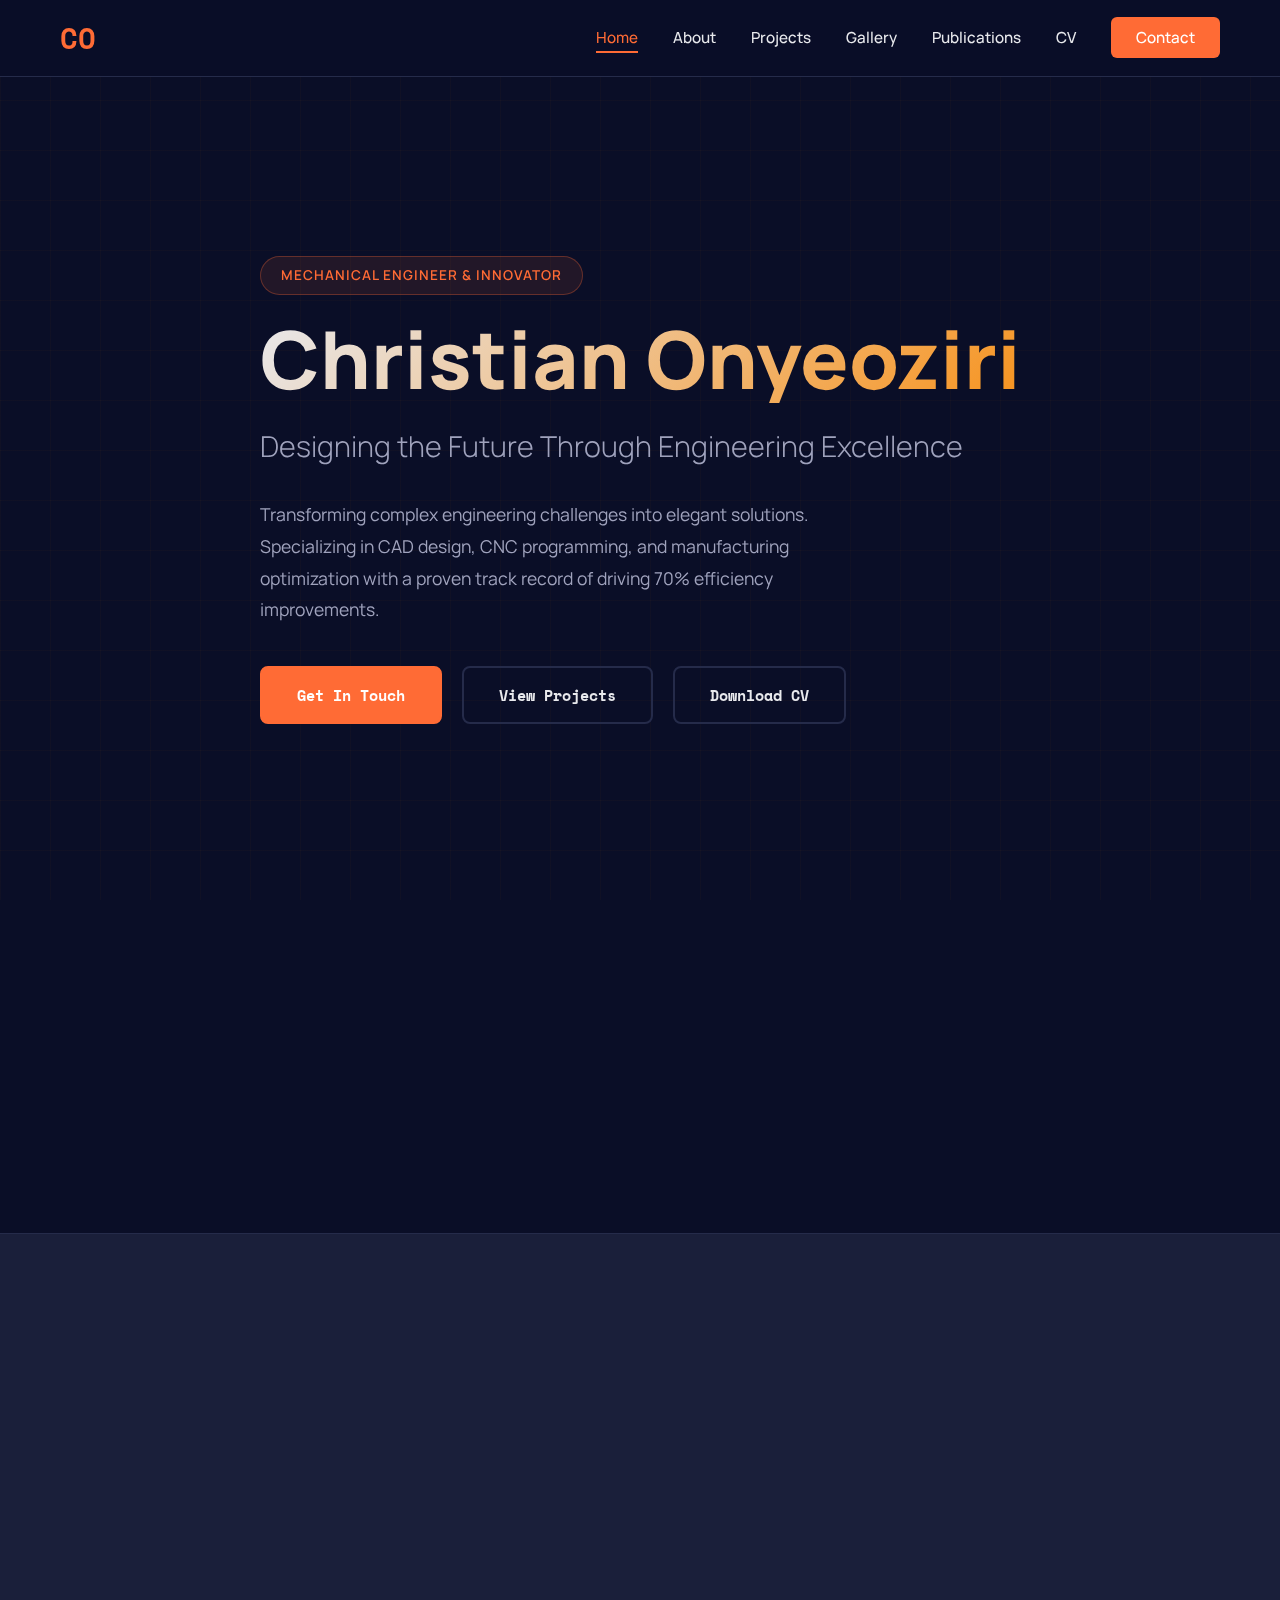
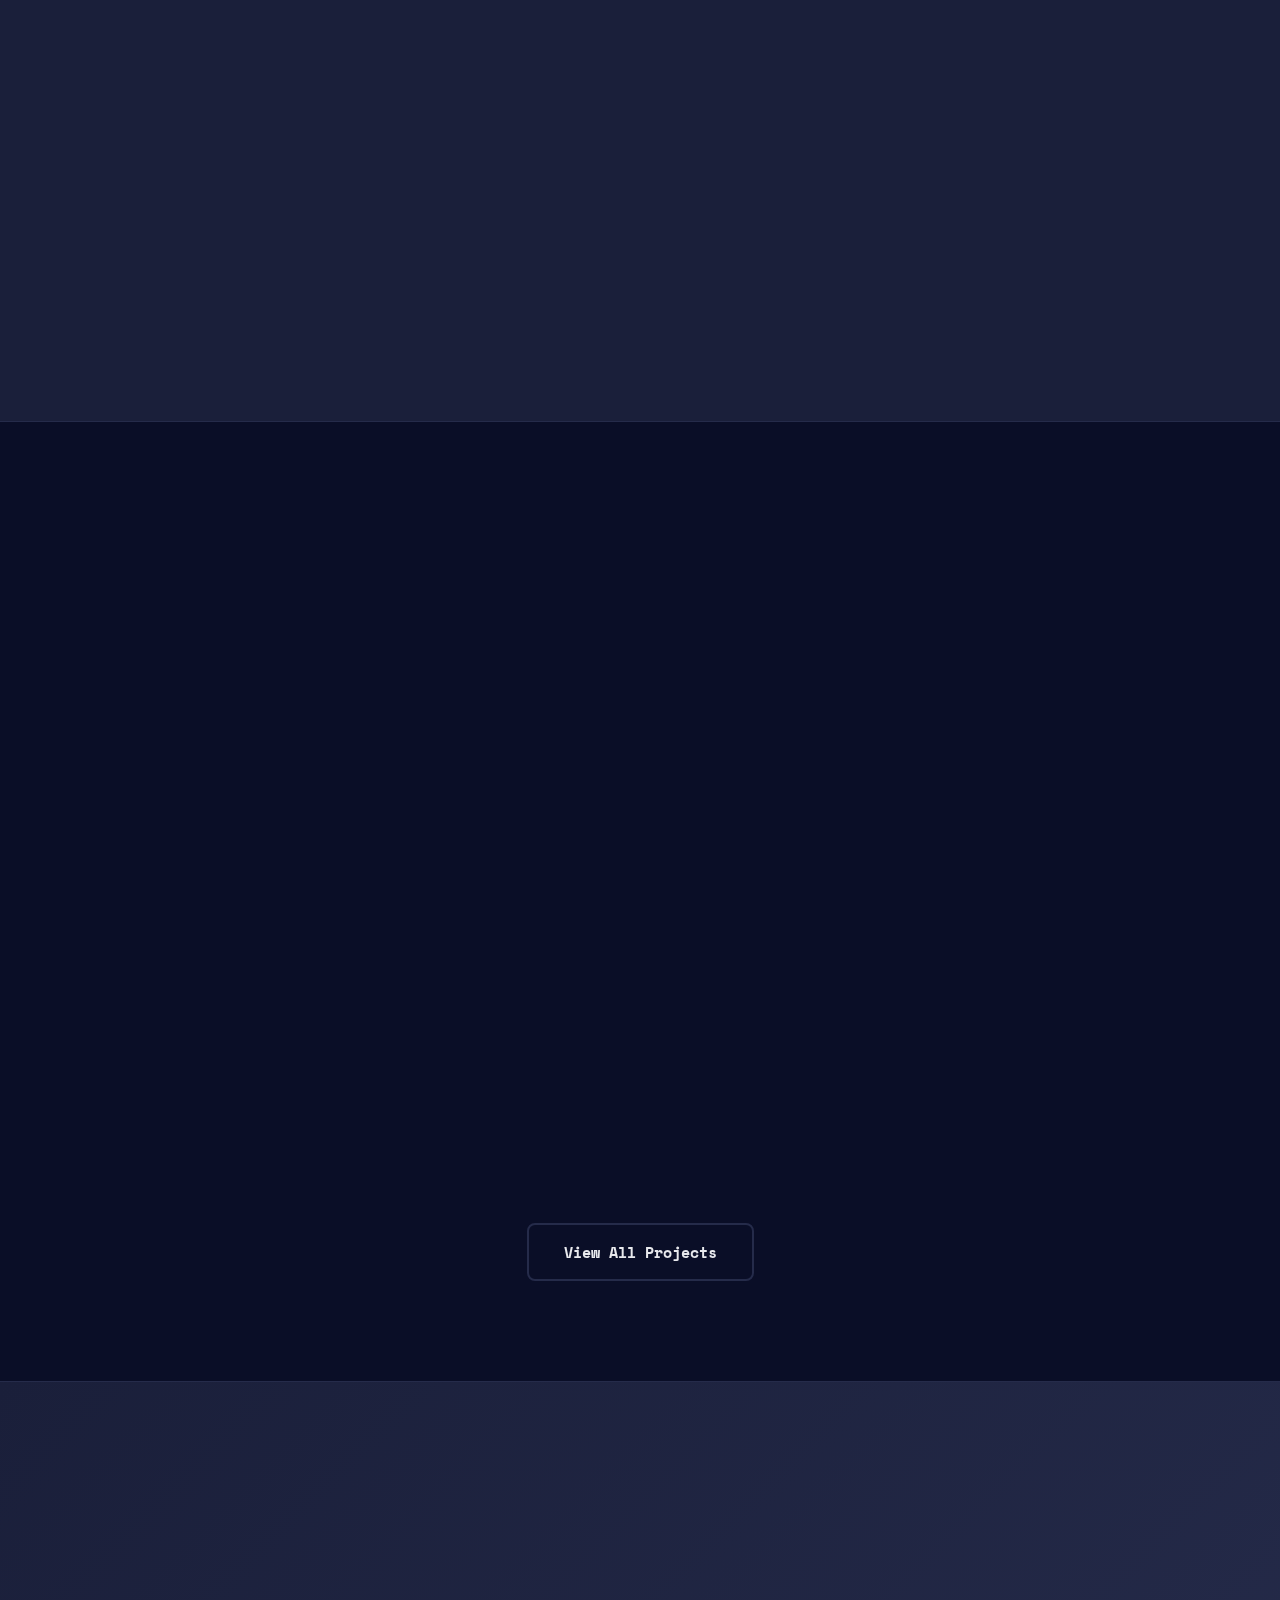
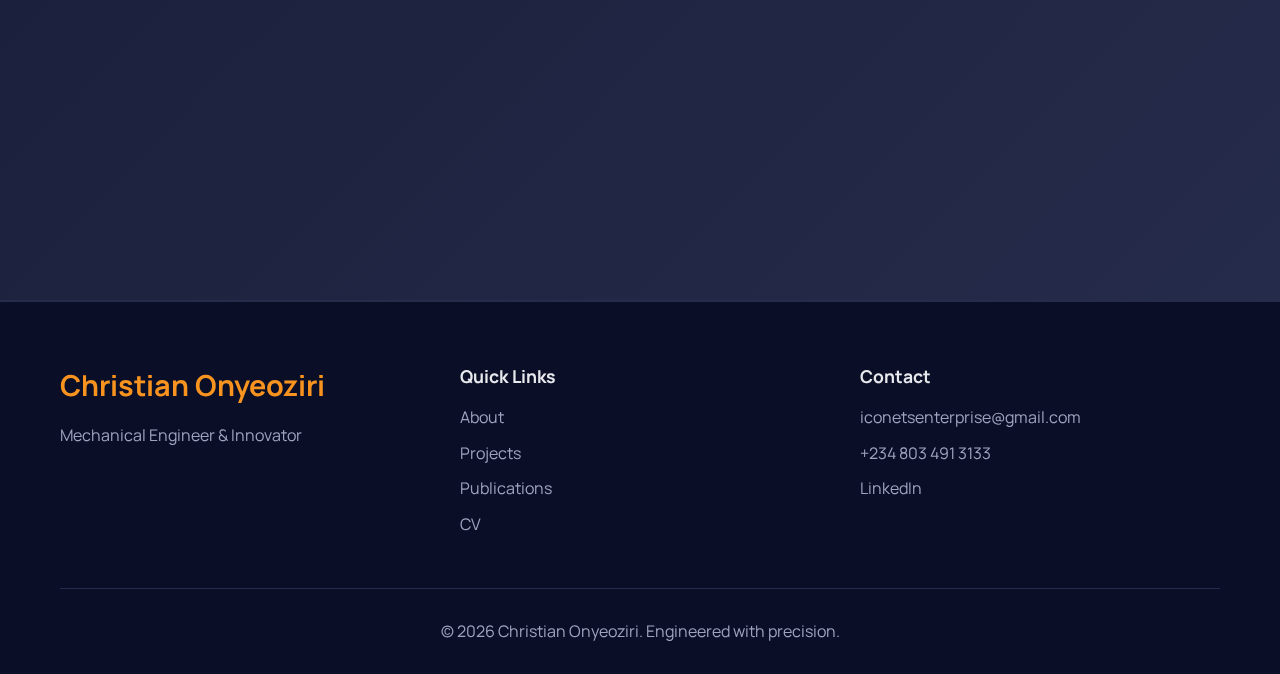
<file: index.html>
<!DOCTYPE html>
<html lang="en">
<head>
    <meta charset="UTF-8">
    <meta name="viewport" content="width=device-width, initial-scale=1.0">
    <title>Christian Onyeoziri | Mechanical Engineer</title>
    <link href="https://fonts.googleapis.com/css2?family=Space+Mono:wght@400;700&family=Manrope:wght@300;400;500;600;700;800&display=swap" rel="stylesheet">
    <link rel="stylesheet" href="asset/styles.css">
</head>
<body>
    <div class="grid-background"></div>

    <!-- Navigation -->
    <nav class="navbar">
        <div class="container">
            <div class="nav-content">
                <a href="index.html" class="logo">CO</a>
                <button class="mobile-toggle" aria-label="Toggle menu">
                    <span></span>
                    <span></span>
                    <span></span>
                </button>
                <ul class="nav-links">
                    <li><a href="index.html" class="active">Home</a></li>
                    <li><a href="about.html">About</a></li>
                    <li><a href="projects.html">Projects</a></li>
                    <li><a href="gallery.html">Gallery</a></li>
                    <li><a href="publications.html">Publications</a></li>
                    <li><a href="cv.html">CV</a></li>
                    <li><a href="contact.html" class="nav-cta">Contact</a></li>
                </ul>
            </div>
        </div>
    </nav>

    <!-- Hero Section -->
    <header class="hero-section">
        <div class="container">
            <div class="hero-content">
                <span class="tag">Mechanical Engineer & Innovator</span>
                <h1>Christian Onyeoziri</h1>
                <p class="subtitle">Designing the Future Through Engineering Excellence</p>
                <p class="hero-description">
                    Transforming complex engineering challenges into elegant solutions. Specializing in CAD design, 
                    CNC programming, and manufacturing optimization with a proven track record of driving 70% efficiency improvements.
                </p>
                <div class="cta-buttons">
                    <a href="contact.html" class="btn btn-primary">Get In Touch</a>
                    <a href="projects.html" class="btn btn-secondary">View Projects</a>
                    <a href="cv.html" class="btn btn-secondary">Download CV</a>
                </div>
            </div>
        </div>
    </header>

    <!-- Stats Section -->
    <section class="stats-section">
        <div class="container">
            <div class="stats">
                <div class="stat-card scroll-animate">
                    <div class="stat-number">7+</div>
                    <div class="stat-label">Years Experience</div>
                </div>
                <div class="stat-card scroll-animate">
                    <div class="stat-number">70%</div>
                    <div class="stat-label">Max Efficiency Gain</div>
                </div>
                <div class="stat-card scroll-animate">
                    <div class="stat-number">10+</div>
                    <div class="stat-label">Prototype Projects</div>
                </div>
                <div class="stat-card scroll-animate">
                    <div class="stat-number">4</div>
                    <div class="stat-label">Departments Managed</div>
                </div>
            </div>
        </div>
    </section>

    <!-- Quick About -->
    <section class="quick-about">
        <div class="container">
            <div class="about-grid">
                <div class="about-text scroll-animate">
                    <span class="section-tag">About Me</span>
                    <h2>Engineering Innovation Through Precision</h2>
                    <p>
                        Results-driven Mechanical Engineer with comprehensive experience in product design, fabrication, 
                        and manufacturing systems optimization. I bring a unique blend of technical expertise in CAD/CAM 
                        software and hands-on production management.
                    </p>
                    <p>
                        My approach combines systematic problem-solving with creative innovation, consistently delivering 
                        solutions that improve operational efficiency and product quality by up to 70%.
                    </p>
                    <a href="about.html" class="btn btn-primary">Learn More About Me</a>
                </div>
                <div class="about-image scroll-animate">
                    <div class="image-placeholder">
                        <div class="placeholder-icon">⚙️</div>
                        <p>Engineering Excellence</p>
                    </div>
                </div>
            </div>
        </div>
    </section>

    <!-- Featured Projects -->
    <section class="featured-projects">
        <div class="container">
            <div class="section-header scroll-animate">
                <span class="section-tag">Featured Work</span>
                <h2>Recent Projects</h2>
                <p class="section-description">
                    Innovative engineering solutions that make a difference
                </p>
            </div>

            <div class="projects-grid">
                <div class="project-card scroll-animate">
                    <div class="project-icon">🔧</div>
                    <h3 class="project-title">Mechanical Wheel-Powered Sprayer</h3>
                    <p class="project-date">June 2014</p>
                    <p class="project-description">
                        Engineered innovative mechanical sprayer system improving operational efficiency and terrain 
                        adaptability. Received Certificate of Merit for contribution to agricultural technology development.
                    </p>
                    <a href="projects.html" class="project-link">Learn More →</a>
                </div>

                <div class="project-card scroll-animate">
                    <div class="project-icon">⚙️</div>
                    <h3 class="project-title">Tiger Nut Drying Machine</h3>
                    <p class="project-date">July 2012</p>
                    <p class="project-description">
                        Designed and fabricated automated drying system to optimize processing time and preserve 
                        nutritional content for agricultural applications.
                    </p>
                    <a href="projects.html" class="project-link">Learn More →</a>
                </div>

                <div class="project-card scroll-animate">
                    <div class="project-icon">🏆</div>
                    <h3 class="project-title">Iconets Enterprise</h3>
                    <p class="project-date">July 2019 - Present</p>
                    <p class="project-description">
                        Founded innovative engineering company specializing in agricultural machinery design and smart 
                        automation solutions. Awarded I-FAIR Israel/Nigeria Innovator recognition.
                    </p>
                    <a href="projects.html" class="project-link">Learn More →</a>
                </div>
            </div>

            <div class="text-center" ="margin-top: 40px;">
                <a href="projects.html" class="btn btn-secondary">View All Projects</a>
            </div>
        </div>
    </section>

    <!-- CTA Section -->
    <section class="cta-section">
        <div class="container">
            <div class="cta-content scroll-animate">
                <h2>Let's Build Something Great Together</h2>
                <p>
                    Interested in collaborating on engineering projects or discussing innovative solutions? 
                    I'm always open to new opportunities and challenges.
                </p>
                <div class="cta-buttons">
                    <a href="contact.html" class="btn btn-primary">Get In Touch</a>
                    <a href="cv.html" class="btn btn-secondary">View My CV</a>
                </div>
            </div>
        </div>
    </section>

    <!-- Footer -->
    <footer class="footer">
        <div class="container">
            <div class="footer-content">
                <div class="footer-section">
                    <h3>Christian Onyeoziri</h3>
                    <p>Mechanical Engineer & Innovator</p>
                </div>
                <div class="footer-section">
                    <h4>Quick Links</h4>
                    <ul>
                        <li><a href="about.html">About</a></li>
                        <li><a href="projects.html">Projects</a></li>
                        <li><a href="publications.html">Publications</a></li>
                        <li><a href="cv.html">CV</a></li>
                    </ul>
                </div>
                <div class="footer-section">
                    <h4>Contact</h4>
                    <ul>
                        <li><a href="mailto:iconetsenterprise@gmail.com">iconetsenterprise@gmail.com</a></li>
                        <li><a href="tel:+2348034913133">+234 803 491 3133</a></li>
                        <li><a href="https://linkedin.com/in/christian-onyeoziri">LinkedIn</a></li>
                    </ul>
                </div>
            </div>
            <div class="footer-bottom">
                <p>&copy; 2026 Christian Onyeoziri. Engineered with precision.</p>
            </div>
        </div>
    </footer>

    <script src="script.js"></script>
</body>
</html>
</file>
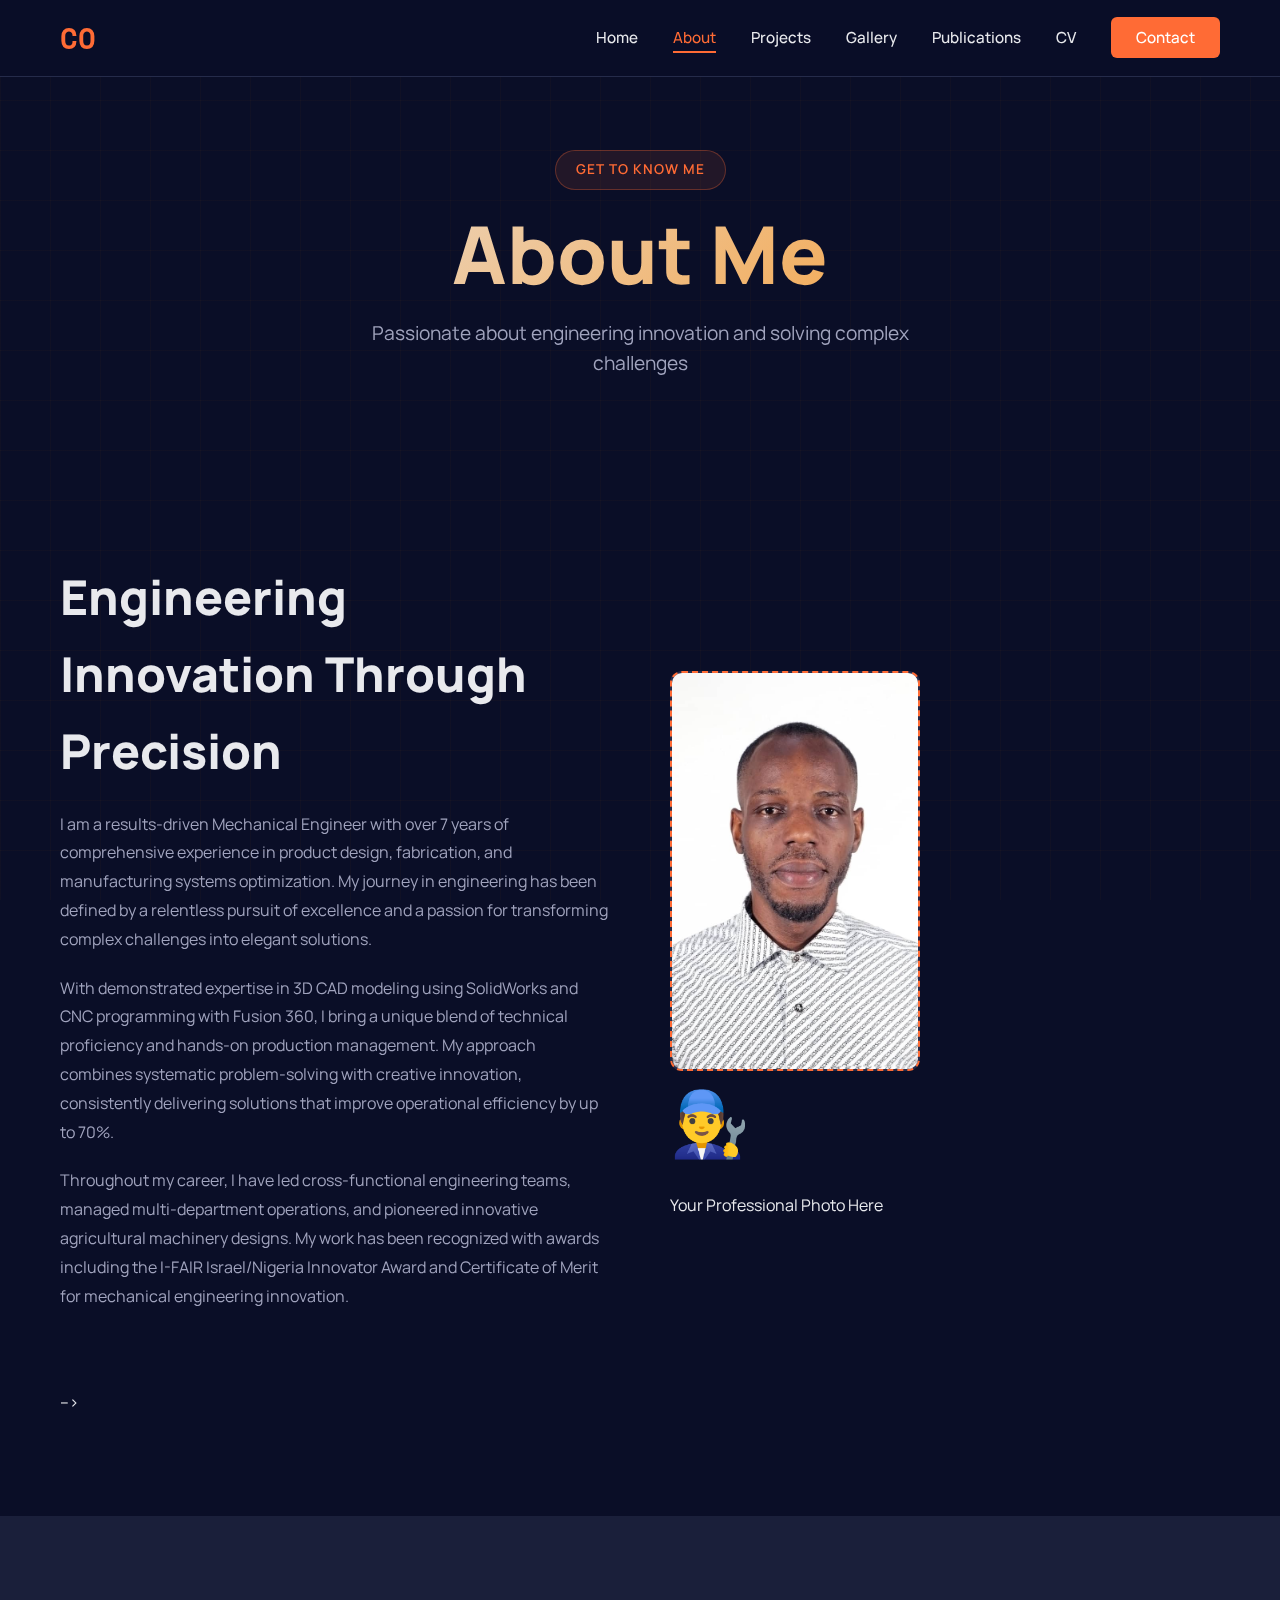
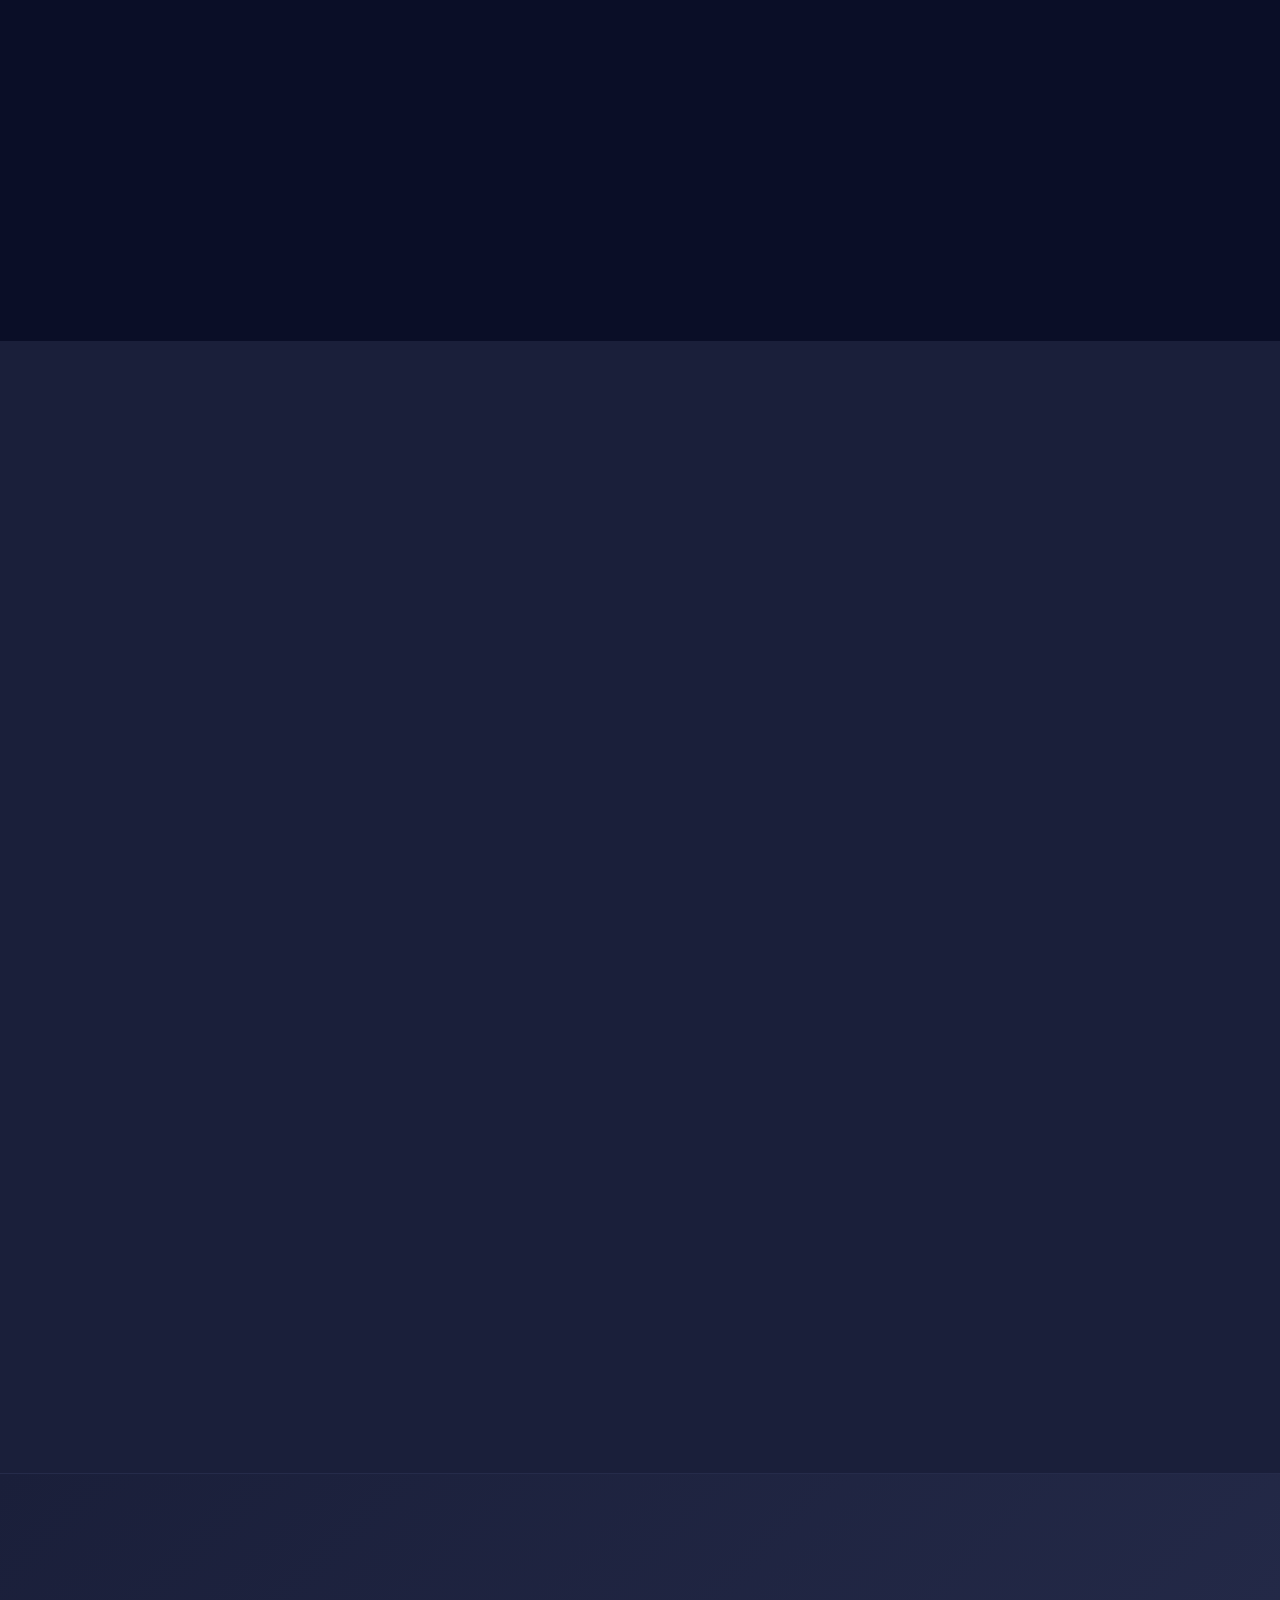
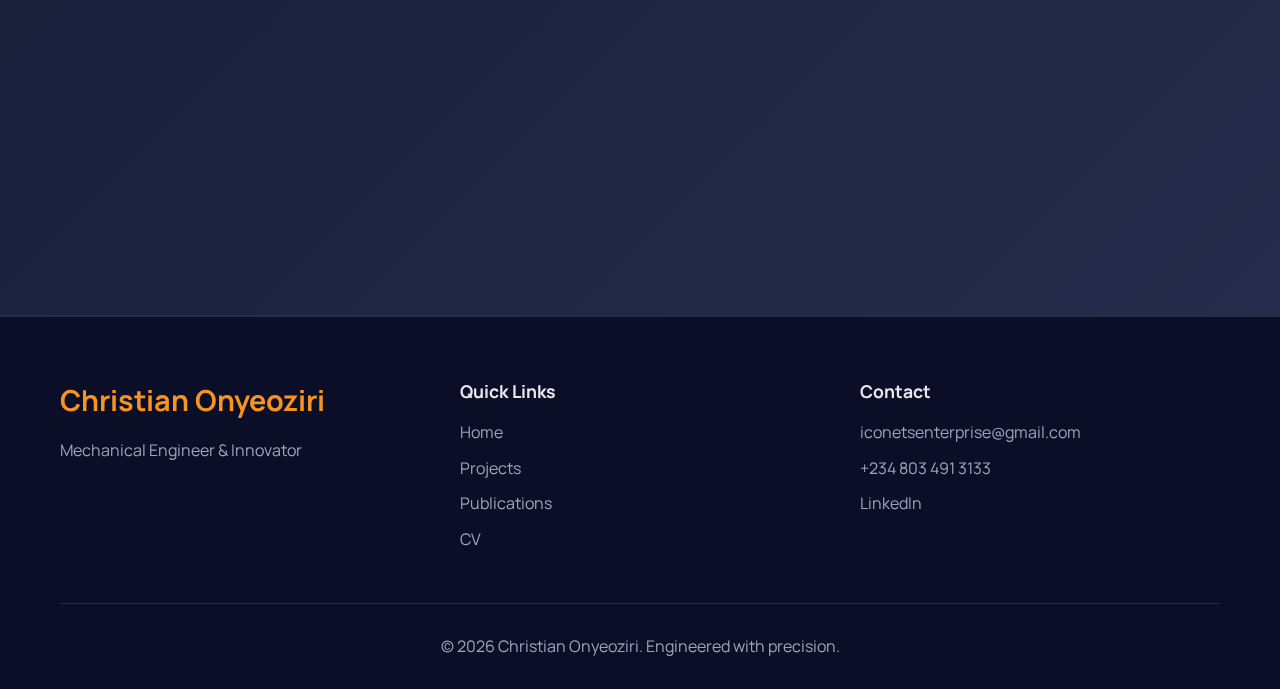
<file: about.html>
<!DOCTYPE html>
<html lang="en">
<head>
    <meta charset="UTF-8">
    <meta name="viewport" content="width=device-width, initial-scale=1.0">
    <title>About Me | Christian Onyeoziri</title>
    <link href="https://fonts.googleapis.com/css2?family=Space+Mono:wght@400;700&family=Manrope:wght@300;400;500;600;700;800&display=swap" rel="stylesheet">
    <link rel="stylesheet" href="./assets/styles.css">
</head>
<body>
    <div class="grid-background"></div>

    <!-- Navigation -->
    <nav class="navbar">
        <div class="container">
            <div class="nav-content">
                <a href="index.html" class="logo">CO</a>
                <button class="mobile-toggle" aria-label="Toggle menu">
                    <span></span>
                    <span></span>
                    <span></span>
                </button>
                <ul class="nav-links">
                    <li><a href="index.html">Home</a></li>
                    <li><a href="about.html" class="active">About</a></li>
                    <li><a href="projects.html">Projects</a></li>
                    <li><a href="gallery.html">Gallery</a></li>
                    <li><a href="publications.html">Publications</a></li>
                    <li><a href="cv.html">CV</a></li>
                    <li><a href="contact.html" class="nav-cta">Contact</a></li>
                </ul>
            </div>
        </div>
    </nav>

    <!-- Page Header -->
    <header class="page-header">
        <div class="container">
            <span class="tag">Get to Know Me</span>
            <h1>About Me</h1>
            <p>Passionate about engineering innovation and solving complex challenges</p>
        </div>
    </header>

    <!-- Main About Content -->
    <section>
        <div class="container">
            <div class="about-grid">
                <div class="about-text scroll-animate">
                    <h2>Engineering Innovation Through Precision</h2>
                    <p>
                        I am a results-driven Mechanical Engineer with over 7 years of comprehensive experience in product design, 
                        fabrication, and manufacturing systems optimization. My journey in engineering has been defined by a 
                        relentless pursuit of excellence and a passion for transforming complex challenges into elegant solutions.
                    </p>
                    <p>
                        With demonstrated expertise in 3D CAD modeling using SolidWorks and CNC programming with Fusion 360, 
                        I bring a unique blend of technical proficiency and hands-on production management. My approach combines 
                        systematic problem-solving with creative innovation, consistently delivering solutions that improve 
                        operational efficiency by up to 70%.
                    </p>
                    <p>
                        Throughout my career, I have led cross-functional engineering teams, managed multi-department operations, 
                        and pioneered innovative agricultural machinery designs. My work has been recognized with awards including 
                        the I-FAIR Israel/Nigeria Innovator Award and Certificate of Merit for mechanical engineering innovation.
                    </p>
                </div>
                <div class="about-image scroll-animate">
                     <img
              src="./assets/img/Headshot.jpeg"
              alt="christian ikechukwu onyeoziri"
              width="250px
              class="squareImg"
                   <!-- <div class="image-placeholder">
                        <div class="placeholder-icon">👨‍🔧</div>
                        <p>Your Professional Photo Here</p> 
                    </div> -->
                </div>
            </div>
        </div>
    </section>

    <!-- Skills Section -->
    <section style="background: var(--surface); padding: 100px 0;">
        <div class="container">
            <div class="section-header scroll-animate">
                <span class="section-tag">Technical Expertise</span>
                <h2>Skills & Competencies</h2>
            </div>

            <div class="skills-grid">
                <div class="skill-category scroll-animate">
                    <h3 style="color: var(--accent-secondary); margin-bottom: 20px;">Design & CAD</h3>
                    <div style="display: flex; flex-wrap: wrap; gap: 10px;">
                        <span class="skill-tag">SolidWorks</span>
                        <span class="skill-tag">Fusion 360</span>
                        <span class="skill-tag">3D Modeling</span>
                        <span class="skill-tag">Product Design</span>
                        <span class="skill-tag">Technical Drawing</span>
                        <span class="skill-tag">Design for Manufacturing</span>
                    </div>
                </div>

                <div class="skill-category scroll-animate">
                    <h3 style="color: var(--accent-secondary); margin-bottom: 20px;">Manufacturing</h3>
                    <div style="display: flex; flex-wrap: wrap; gap: 10px;">
                        <span class="skill-tag">CNC Programming</span>
                        <span class="skill-tag">CAM Software</span>
                        <span class="skill-tag">Machining</span>
                        <span class="skill-tag">Fabrication</span>
                        <span class="skill-tag">Prototyping</span>
                        <span class="skill-tag">Production Planning</span>
                    </div>
                </div>

                <div class="skill-category scroll-animate">
                    <h3 style="color: var(--accent-secondary); margin-bottom: 20px;">Engineering</h3>
                    <div style="display: flex; flex-wrap: wrap; gap: 10px;">
                        <span class="skill-tag">Mechanical Design</span>
                        <span class="skill-tag">Process Optimization</span>
                        <span class="skill-tag">Quality Assurance</span>
                        <span class="skill-tag">System Analysis</span>
                        <span class="skill-tag">Equipment Maintenance</span>
                        <span class="skill-tag">Troubleshooting</span>
                    </div>
                </div>

                <div class="skill-category scroll-animate">
                    <h3 style="color: var(--accent-secondary); margin-bottom: 20px;">Leadership</h3>
                    <div style="display: flex; flex-wrap: wrap; gap: 10px;">
                        <span class="skill-tag">Project Management</span>
                        <span class="skill-tag">Team Leadership</span>
                        <span class="skill-tag">SOP Development</span>
                        <span class="skill-tag">Technical Training</span>
                        <span class="skill-tag">Cross-functional Collaboration</span>
                    </div>
                </div>
            </div>
        </div>
    </section>

    <style>
        .skills-grid {
            display: grid;
            grid-template-columns: repeat(auto-fit, minmax(280px, 1fr));
            gap: 30px;
        }

        .skill-category {
            background: var(--primary);
            padding: 30px;
            border-radius: 12px;
            border: 1px solid var(--surface-light);
            transition: all 0.3s ease;
        }

        .skill-category:hover {
            border-color: var(--accent);
            transform: translateY(-5px);
        }

        .skill-tag {
            background: var(--surface-light);
            color: var(--text);
            padding: 8px 16px;
            border-radius: 6px;
            font-size: 0.9rem;
            transition: all 0.3s ease;
            border: 1px solid transparent;
            display: inline-block;
        }

        .skill-tag:hover {
            background: rgba(255, 107, 53, 0.1);
            border-color: var(--accent);
            color: var(--accent);
        }
    </style>

    <!-- Education Section -->
    <section>
        <div class="container">
            <div class="section-header scroll-animate">
                <span class="section-tag">Academic Background</span>
                <h2>Education</h2>
            </div>

            <div class="experience-grid">
                <div class="experience-card scroll-animate">
                    <div class="experience-header">
                        <div>
                            <h3 class="experience-title">Postgraduate Diploma in Agricultural and Bioresources Engineering</h3>
                            <div class="experience-company">Michael Okpara University of Agriculture, Umudike</div>
                        </div>
                        <span class="experience-date">Sept 2020</span>
                    </div>
                    <p class="experience-description" style="color: var(--text-muted); margin-top: 15px;">
                        Graduated with <strong style="color: var(--accent);">Distinction</strong>, focusing on advanced agricultural 
                        machinery design, bioresources engineering, and sustainable technology development.
                    </p>
                </div>

                <div class="experience-card scroll-animate">
                    <div class="experience-header">
                        <div>
                            <h3 class="experience-title">Higher National Diploma in Agricultural Engineering</h3>
                            <div class="experience-company">Federal Polytechnic Nekede, Owerri</div>
                        </div>
                        <span class="experience-date">July 2012</span>
                    </div>
                    <p class="experience-description" style="color: var(--text-muted); margin-top: 15px;">
                        Achieved <strong style="color: var(--accent);">Upper Credit</strong>, specializing in mechanical systems, 
                        equipment design, and agricultural technology applications.
                    </p>
                </div>
            </div>
        </div>
    </section>

    <style>
        .experience-grid {
            display: grid;
            gap: 30px;
        }

        .experience-card {
            background: var(--surface);
            border: 1px solid var(--surface-light);
            border-radius: 12px;
            padding: 40px;
            transition: all 0.3s ease;
            position: relative;
            overflow: hidden;
        }

        .experience-card::before {
            content: '';
            position: absolute;
            top: 0;
            left: 0;
            width: 4px;
            height: 100%;
            background: linear-gradient(to bottom, var(--accent), var(--accent-secondary));
            transform: scaleY(0);
            transition: transform 0.3s ease;
        }

        .experience-card:hover::before {
            transform: scaleY(1);
        }

        .experience-card:hover {
            border-color: var(--accent);
            transform: translateX(10px);
        }

        .experience-header {
            display: flex;
            justify-content: space-between;
            align-items: start;
            flex-wrap: wrap;
            gap: 15px;
        }

        .experience-title {
            font-size: 1.5rem;
            font-weight: 700;
            color: var(--text);
            margin-bottom: 8px;
        }

        .experience-company {
            color: var(--accent-secondary);
            font-weight: 600;
            font-size: 1.1rem;
        }

        .experience-date {
            color: var(--text-muted);
            font-family: 'Space Mono', monospace;
            font-size: 0.9rem;
            background: var(--surface-light);
            padding: 8px 15px;
            border-radius: 6px;
        }
    </style>

    <!-- Values/Philosophy Section -->
    <section style="background: var(--surface);">
        <div class="container">
            <div class="section-header scroll-animate">
                <span class="section-tag">My Approach</span>
                <h2>Engineering Philosophy</h2>
            </div>

            <div class="projects-grid">
                <div class="project-card scroll-animate">
                    <div class="project-icon">💡</div>
                    <h3>Innovation First</h3>
                    <p style="color: var(--text-muted); line-height: 1.8;">
                        I believe in pushing the boundaries of conventional engineering to create solutions that are not just 
                        functional, but transformative. Innovation drives progress.
                    </p>
                </div>

                <div class="project-card scroll-animate">
                    <div class="project-icon">🎯</div>
                    <h3>Precision Matters</h3>
                    <p style="color: var(--text-muted); line-height: 1.8;">
                        Every detail counts in engineering. From initial design to final execution, I maintain exacting 
                        standards to ensure quality and reliability.
                    </p>
                </div>

                <div class="project-card scroll-animate">
                    <div class="project-icon">🤝</div>
                    <h3>Collaborative Excellence</h3>
                    <p style="color: var(--text-muted); line-height: 1.8;">
                        The best engineering solutions emerge from teamwork. I value cross-functional collaboration and 
                        knowledge sharing to achieve superior results.
                    </p>
                </div>

                <div class="project-card scroll-animate">
                    <div class="project-icon">📈</div>
                    <h3>Continuous Improvement</h3>
                    <p style="color: var(--text-muted); line-height: 1.8;">
                        Engineering is an evolving field. I'm committed to lifelong learning, staying current with new 
                        technologies, and constantly refining my craft.
                    </p>
                </div>
            </div>
        </div>
    </section>

    <!-- CTA Section -->
    <section class="cta-section">
        <div class="container">
            <div class="cta-content scroll-animate">
                <h2>Let's Collaborate</h2>
                <p>
                    Interested in working together on innovative engineering projects? I'm always open to new 
                    opportunities and challenges.
                </p>
                <div class="cta-buttons">
                    <a href="contact.html" class="btn btn-primary">Get In Touch</a>
                    <a href="projects.html" class="btn btn-secondary">View My Work</a>
                </div>
            </div>
        </div>
    </section>

    <!-- Footer -->
    <footer class="footer">
        <div class="container">
            <div class="footer-content">
                <div class="footer-section">
                    <h3>Christian Onyeoziri</h3>
                    <p>Mechanical Engineer & Innovator</p>
                </div>
                <div class="footer-section">
                    <h4>Quick Links</h4>
                    <ul>
                        <li><a href="index.html">Home</a></li>
                        <li><a href="projects.html">Projects</a></li>
                        <li><a href="publications.html">Publications</a></li>
                        <li><a href="cv.html">CV</a></li>
                    </ul>
                </div>
                <div class="footer-section">
                    <h4>Contact</h4>
                    <ul>
                        <li><a href="mailto:iconetsenterprise@gmail.com">iconetsenterprise@gmail.com</a></li>
                        <li><a href="tel:+2348034913133">+234 803 491 3133</a></li>
                        <li><a href="https://linkedin.com/in/christian-onyeoziri">LinkedIn</a></li>
                    </ul>
                </div>
            </div>
            <div class="footer-bottom">
                <p>&copy; 2026 Christian Onyeoziri. Engineered with precision.</p>
            </div>
        </div>
    </footer>

    <script src="./assets/script.js"></script>
</body>
</html>
</file>
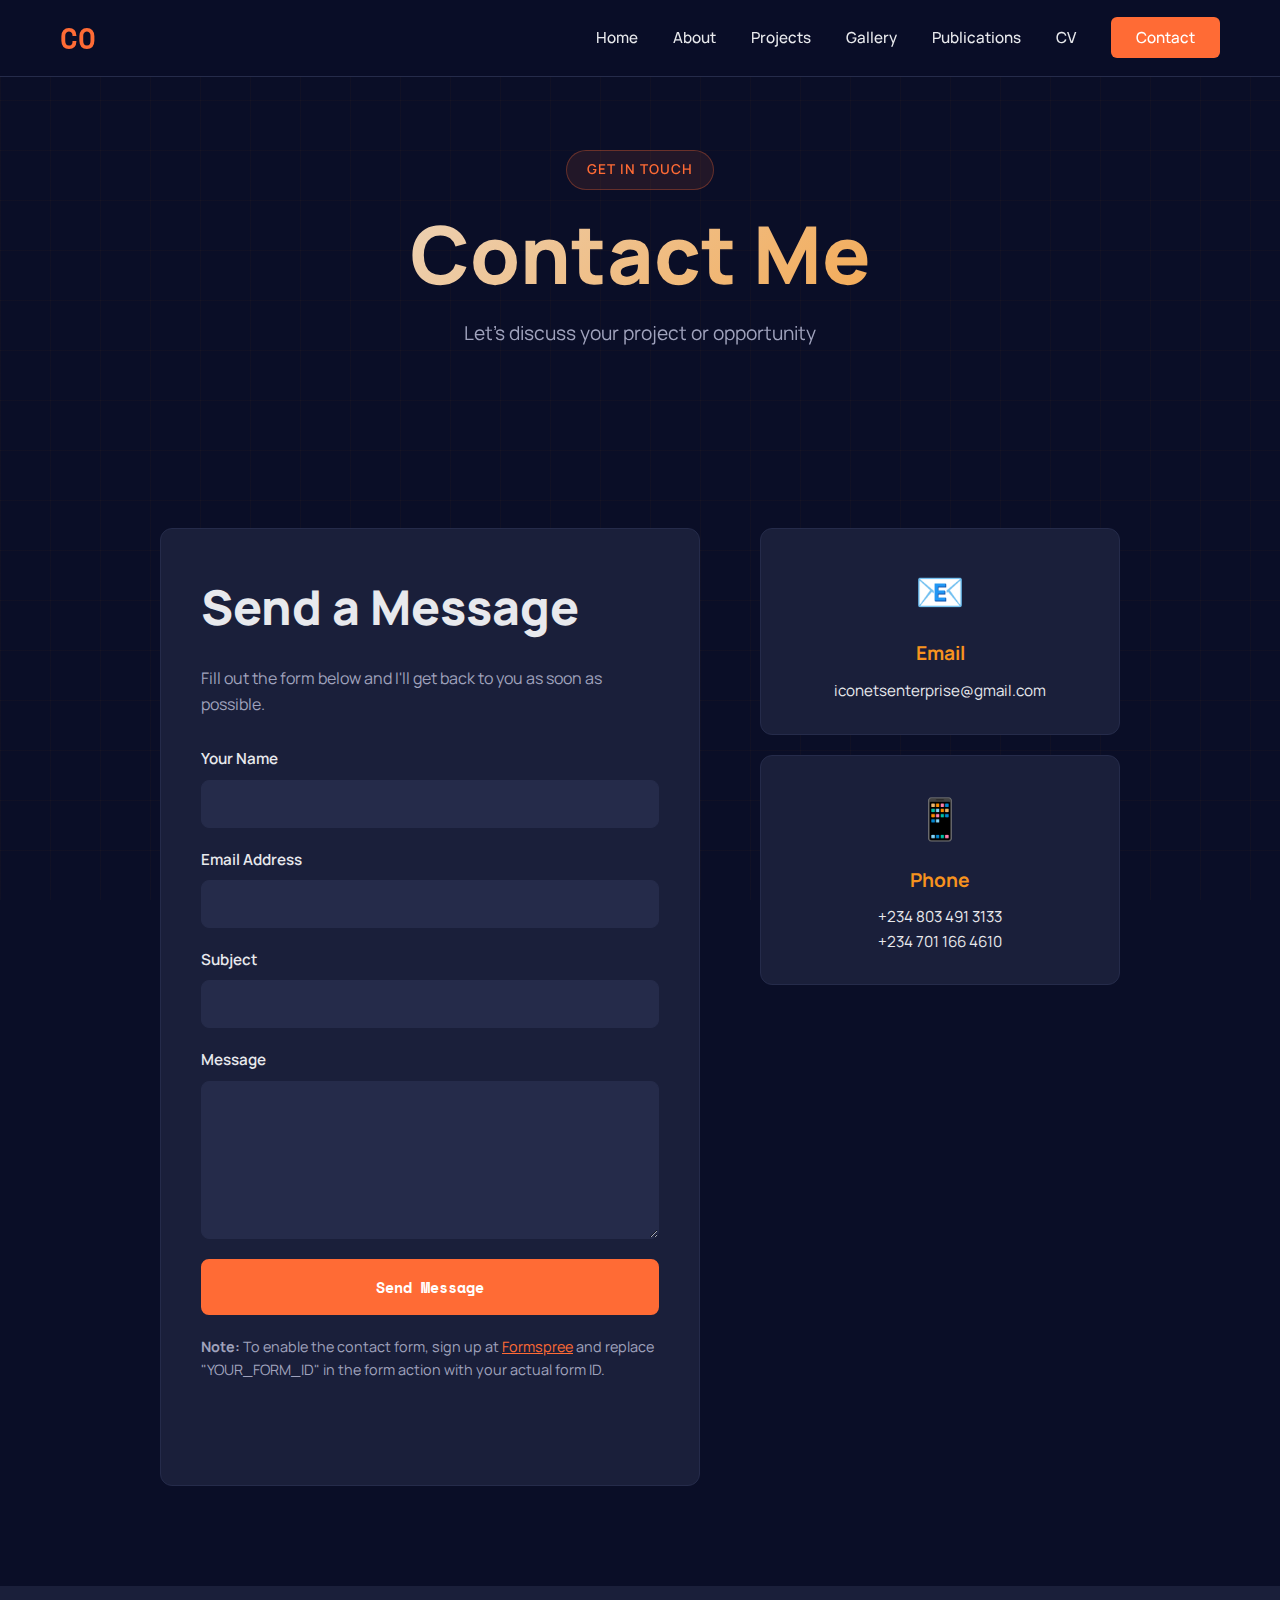
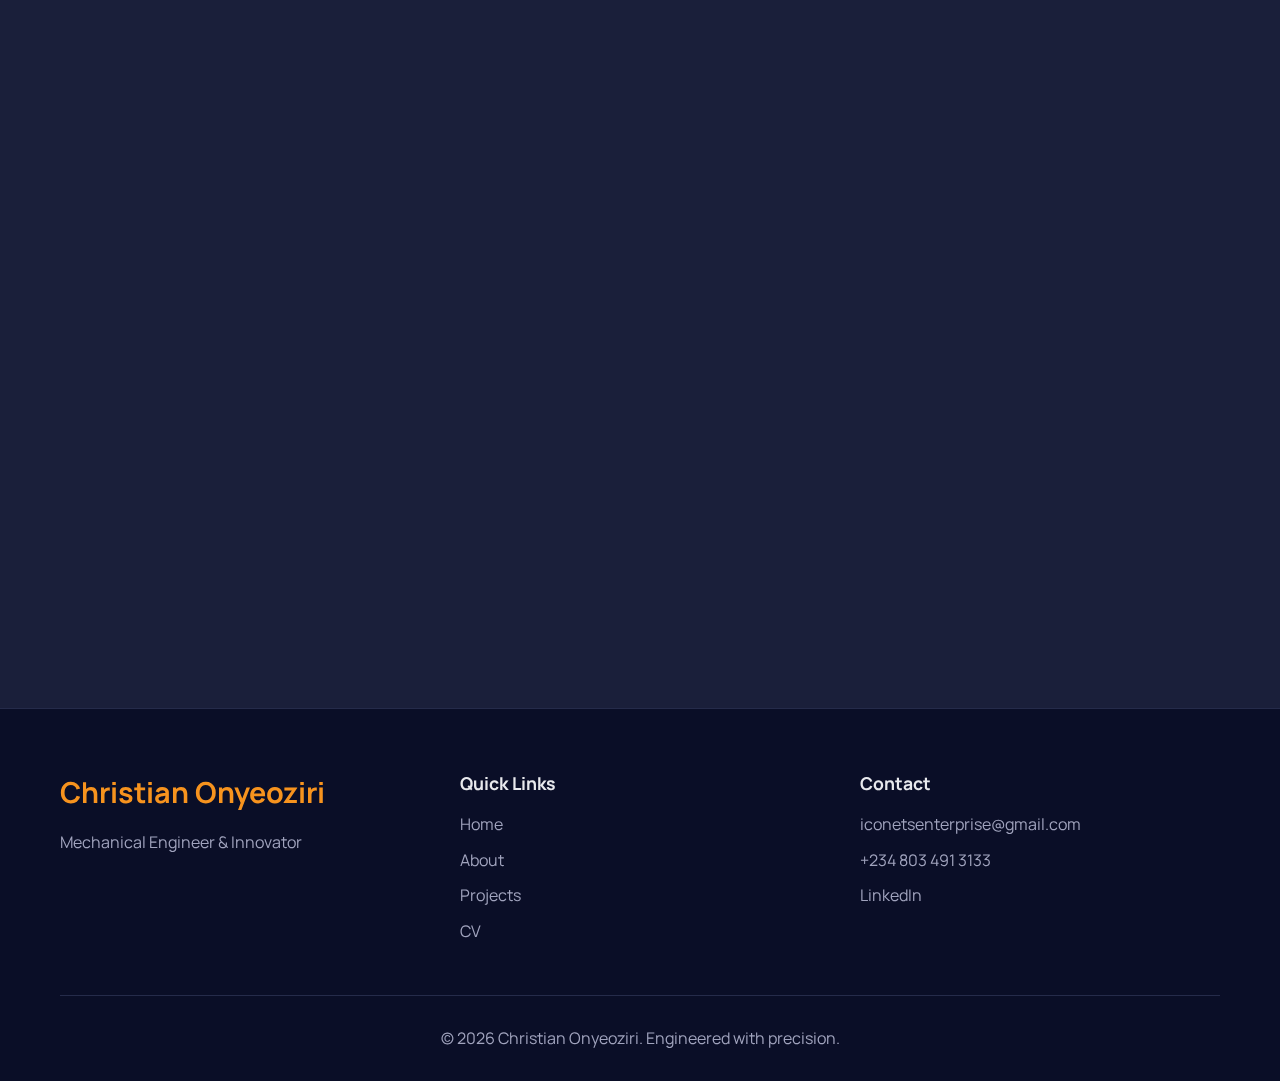
<file: contact.html>
<!DOCTYPE html>
<html lang="en">
<head>
    <meta charset="UTF-8">
    <meta name="viewport" content="width=device-width, initial-scale=1.0">
    <title>Contact | Christian Onyeoziri</title>
    <link href="https://fonts.googleapis.com/css2?family=Space+Mono:wght@400;700&family=Manrope:wght@300;400;500;600;700;800&display=swap" rel="stylesheet">
    <link rel="stylesheet" href="styles.css">
</head>
<body>
    <div class="grid-background"></div>

    <!-- Navigation -->
    <nav class="navbar">
        <div class="container">
            <div class="nav-content">
                <a href="index.html" class="logo">CO</a>
                <button class="mobile-toggle" aria-label="Toggle menu">
                    <span></span>
                    <span></span>
                    <span></span>
                </button>
                <ul class="nav-links">
                    <li><a href="index.html">Home</a></li>
                    <li><a href="about.html">About</a></li>
                    <li><a href="projects.html">Projects</a></li>
                    <li><a href="gallery.html">Gallery</a></li>
                    <li><a href="publications.html">Publications</a></li>
                    <li><a href="cv.html">CV</a></li>
                    <li><a href="contact.html" class="nav-cta active">Contact</a></li>
                </ul>
            </div>
        </div>
    </nav>

    <!-- Page Header -->
    <header class="page-header">
        <div class="container">
            <span class="tag">Get In Touch</span>
            <h1>Contact Me</h1>
            <p>Let's discuss your project or opportunity</p>
        </div>
    </header>

    <!-- Contact Section -->
    <section>
        <div class="container" style="max-width: 1000px;">
            <div class="contact-grid">
                <!-- Contact Form -->
                <div class="contact-form-container scroll-animate">
                    <h2 style="margin-bottom: 20px; color: var(--text);">Send a Message</h2>
                    <p style="color: var(--text-muted); margin-bottom: 30px;">
                        Fill out the form below and I'll get back to you as soon as possible.
                    </p>
                    
                    <form class="contact-form" action="https://formspree.io/f/YOUR_FORM_ID" method="POST">
                        <div class="form-group">
                            <label for="name">Your Name</label>
                            <input type="text" id="name" name="name" required>
                        </div>

                        <div class="form-group">
                            <label for="email">Email Address</label>
                            <input type="email" id="email" name="email" required>
                        </div>

                        <div class="form-group">
                            <label for="subject">Subject</label>
                            <input type="text" id="subject" name="subject" required>
                        </div>

                        <div class="form-group">
                            <label for="message">Message</label>
                            <textarea id="message" name="message" rows="6" required></textarea>
                        </div>

                        <button type="submit" class="btn btn-primary" style="width: 100%;">Send Message</button>
                    </form>

                    <p style="color: var(--text-muted); margin-top: 20px; font-size: 0.9rem;">
                        <strong>Note:</strong> To enable the contact form, sign up at <a href="https://formspree.io" style="color: var(--accent);">Formspree</a> 
                        and replace "YOUR_FORM_ID" in the form action with your actual form ID.
                    </p>
                </div>

                <!-- Contact Information -->
                <div class="contact-info-container">
                    <div class="contact-info-card scroll-animate">
                        <div class="contact-icon-large">📧</div>
                        <h3>Email</h3>
                        <p><a href="mailto:iconetsenterprise@gmail.com">iconetsenterprise@gmail.com</a></p>
                    </div>

                    <div class="contact-info-card scroll-animate">
                        <div class="contact-icon-large">📱</div>
                        <h3>Phone</h3>
                        <p><a href="tel:+2348034913133">+234 803 491 3133</a></p>
                        <p><a href="tel:+2347011664610">+234 701 166 4610</a></p>
                    </div>

                    <div class="contact-info-card scroll-animate">
                        <div class="contact-icon-large">📍</div>
                        <h3>Location</h3>
                        <p>Aco/Amac Estate<br>Lugbe Airport Road<br>Abuja, Nigeria</p>
                    </div>

                    <div class="contact-info-card scroll-animate">
                        <div class="contact-icon-large">💼</div>
                        <h3>LinkedIn</h3>
                        <p><a href="https://linkedin.com/in/christian-onyeoziri" target="_blank">christian-onyeoziri</a></p>
                    </div>
                </div>
            </div>
        </div>
    </section>

    <style>
        .contact-grid {
            display: grid;
            grid-template-columns: 1.5fr 1fr;
            gap: 60px;
        }

        .contact-form-container {
            background: var(--surface);
            padding: 40px;
            border-radius: 12px;
            border: 1px solid var(--surface-light);
        }

        .contact-form {
            display: flex;
            flex-direction: column;
            gap: 20px;
        }

        .form-group {
            display: flex;
            flex-direction: column;
        }

        .form-group label {
            color: var(--text);
            font-weight: 600;
            margin-bottom: 8px;
            font-size: 0.95rem;
        }

        .form-group input,
        .form-group textarea {
            background: var(--surface-light);
            border: 1px solid var(--surface-light);
            color: var(--text);
            padding: 12px 16px;
            border-radius: 8px;
            font-family: 'Manrope', sans-serif;
            font-size: 1rem;
            transition: all 0.3s ease;
        }

        .form-group input:focus,
        .form-group textarea:focus {
            outline: none;
            border-color: var(--accent);
            box-shadow: 0 0 0 3px rgba(255, 107, 53, 0.1);
        }

        .form-group textarea {
            resize: vertical;
            min-height: 120px;
        }

        .contact-info-container {
            display: flex;
            flex-direction: column;
            gap: 20px;
        }

        .contact-info-card {
            background: var(--surface);
            padding: 30px;
            border-radius: 12px;
            border: 1px solid var(--surface-light);
            text-align: center;
            transition: all 0.3s ease;
        }

        .contact-info-card:hover {
            border-color: var(--accent);
            transform: translateY(-5px);
            box-shadow: 0 10px 30px rgba(255, 107, 53, 0.2);
        }

        .contact-icon-large {
            font-size: 2.5rem;
            margin-bottom: 15px;
        }

        .contact-info-card h3 {
            color: var(--accent-secondary);
            margin-bottom: 10px;
            font-size: 1.2rem;
        }

        .contact-info-card p {
            color: var(--text-muted);
            font-size: 0.95rem;
            line-height: 1.6;
        }

        .contact-info-card a {
            color: var(--text);
            text-decoration: none;
            transition: color 0.3s ease;
        }

        .contact-info-card a:hover {
            color: var(--accent);
        }

        @media (max-width: 968px) {
            .contact-grid {
                grid-template-columns: 1fr;
                gap: 40px;
            }
        }
    </style>

    <!-- Map Section (Optional) -->
    <section style="background: var(--surface); padding: 80px 0;">
        <div class="container">
            <div class="section-header scroll-animate" style="text-align: center;">
                <span class="section-tag">Availability</span>
                <h2>Open to Opportunities</h2>
                <p class="section-description" style="margin: 0 auto;">
                    I'm currently available for consulting projects, full-time positions, and collaborative opportunities 
                    in mechanical engineering, product design, and manufacturing optimization.
                </p>
            </div>

            <div class="opportunities-grid">
                <div class="opportunity-card scroll-animate">
                    <div class="project-icon">💼</div>
                    <h3>Full-Time Positions</h3>
                    <p>Looking for challenging roles in mechanical engineering, product design, or manufacturing management</p>
                </div>

                <div class="opportunity-card scroll-animate">
                    <div class="project-icon">🤝</div>
                    <h3>Consulting Projects</h3>
                    <p>Available for short-term consulting on CAD design, CNC programming, and process optimization</p>
                </div>

                <div class="opportunity-card scroll-animate">
                    <div class="project-icon">🚀</div>
                    <h3>Collaborations</h3>
                    <p>Open to collaborative projects in agricultural machinery, sustainable engineering, and innovation</p>
                </div>
            </div>
        </div>
    </section>

    <style>
        .opportunities-grid {
            display: grid;
            grid-template-columns: repeat(auto-fit, minmax(300px, 1fr));
            gap: 30px;
            margin-top: 50px;
        }

        .opportunity-card {
            background: var(--primary);
            padding: 35px;
            border-radius: 12px;
            border: 1px solid var(--surface-light);
            text-align: center;
            transition: all 0.3s ease;
        }

        .opportunity-card:hover {
            border-color: var(--accent);
            transform: translateY(-5px);
        }

        .opportunity-card h3 {
            color: var(--text);
            margin: 20px 0 15px;
        }

        .opportunity-card p {
            color: var(--text-muted);
            line-height: 1.7;
        }
    </style>

    <!-- Footer -->
    <footer class="footer">
        <div class="container">
            <div class="footer-content">
                <div class="footer-section">
                    <h3>Christian Onyeoziri</h3>
                    <p>Mechanical Engineer & Innovator</p>
                </div>
                <div class="footer-section">
                    <h4>Quick Links</h4>
                    <ul>
                        <li><a href="index.html">Home</a></li>
                        <li><a href="about.html">About</a></li>
                        <li><a href="projects.html">Projects</a></li>
                        <li><a href="cv.html">CV</a></li>
                    </ul>
                </div>
                <div class="footer-section">
                    <h4>Contact</h4>
                    <ul>
                        <li><a href="mailto:iconetsenterprise@gmail.com">iconetsenterprise@gmail.com</a></li>
                        <li><a href="tel:+2348034913133">+234 803 491 3133</a></li>
                        <li><a href="https://linkedin.com/in/christian-onyeoziri">LinkedIn</a></li>
                    </ul>
                </div>
            </div>
            <div class="footer-bottom">
                <p>&copy; 2026 Christian Onyeoziri. Engineered with precision.</p>
            </div>
        </div>
    </footer>

    <script src="script.js"></script>
</body>
</html>
</file>
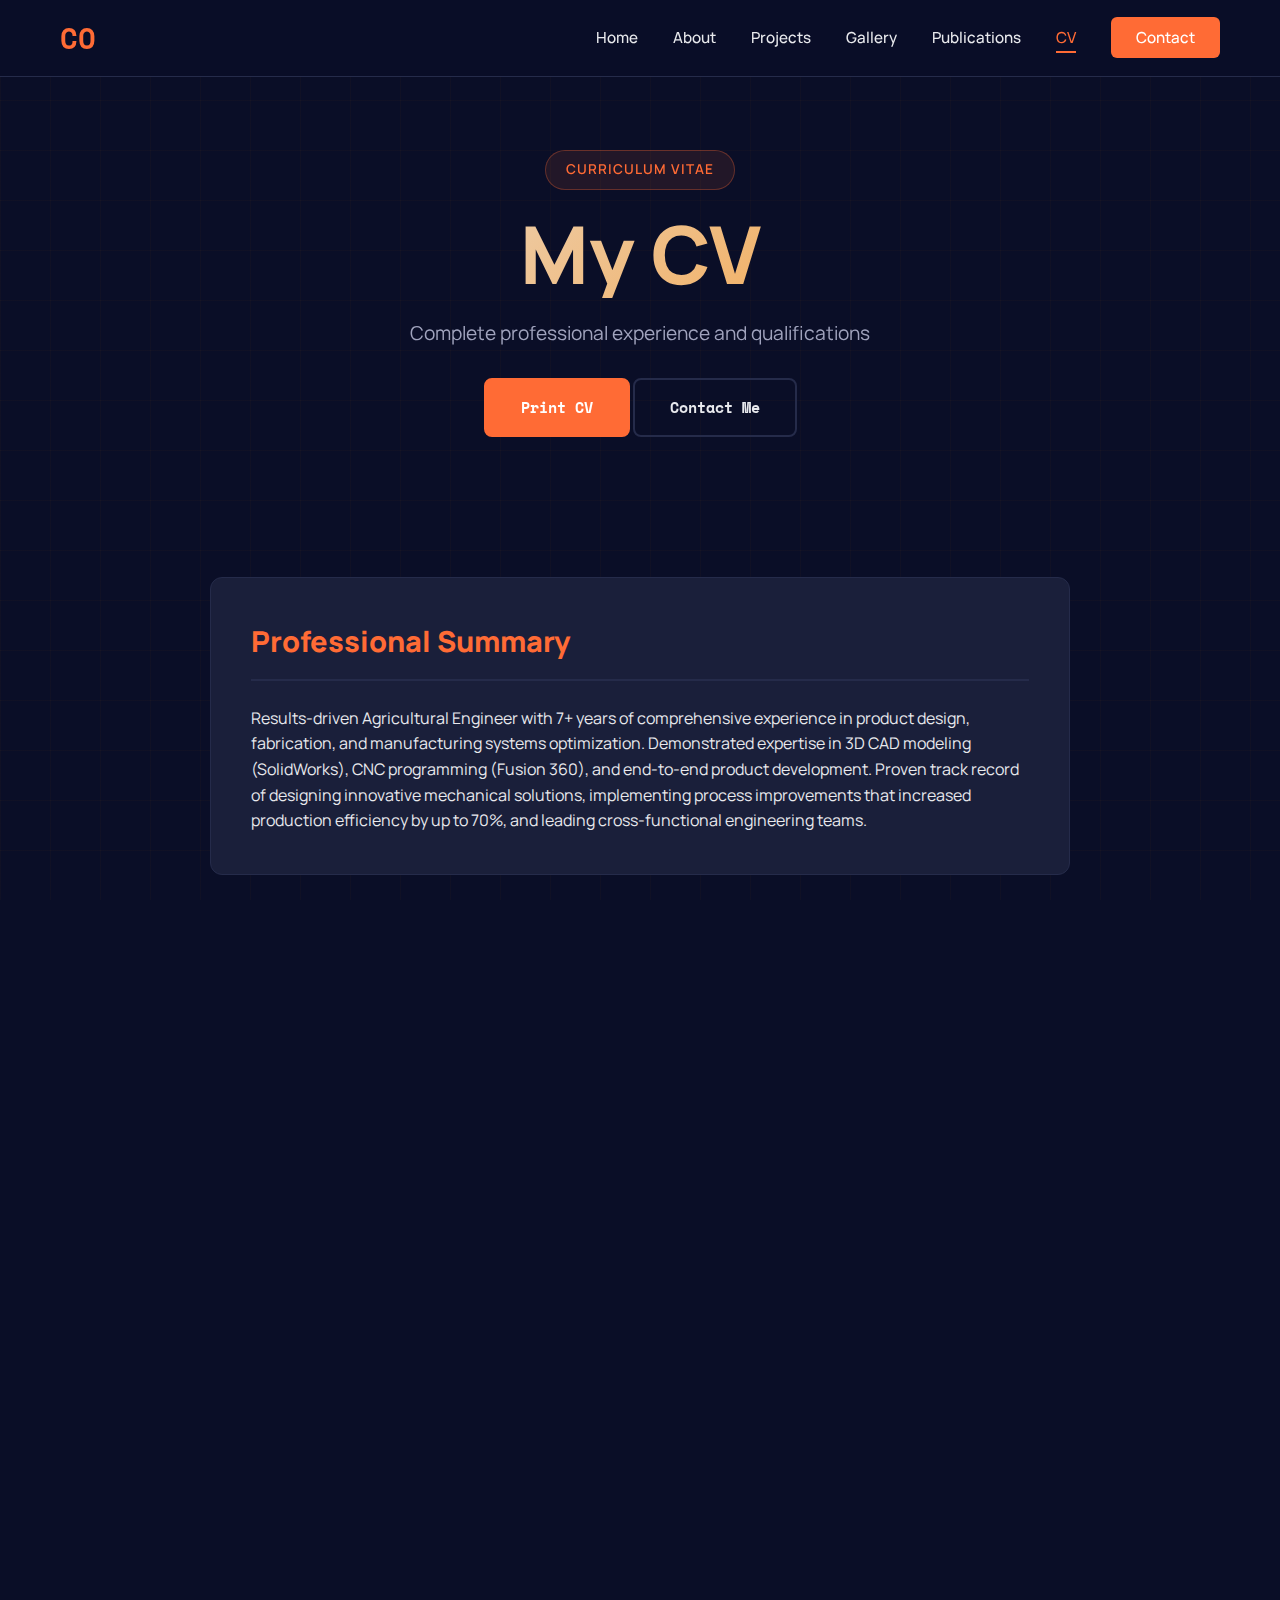
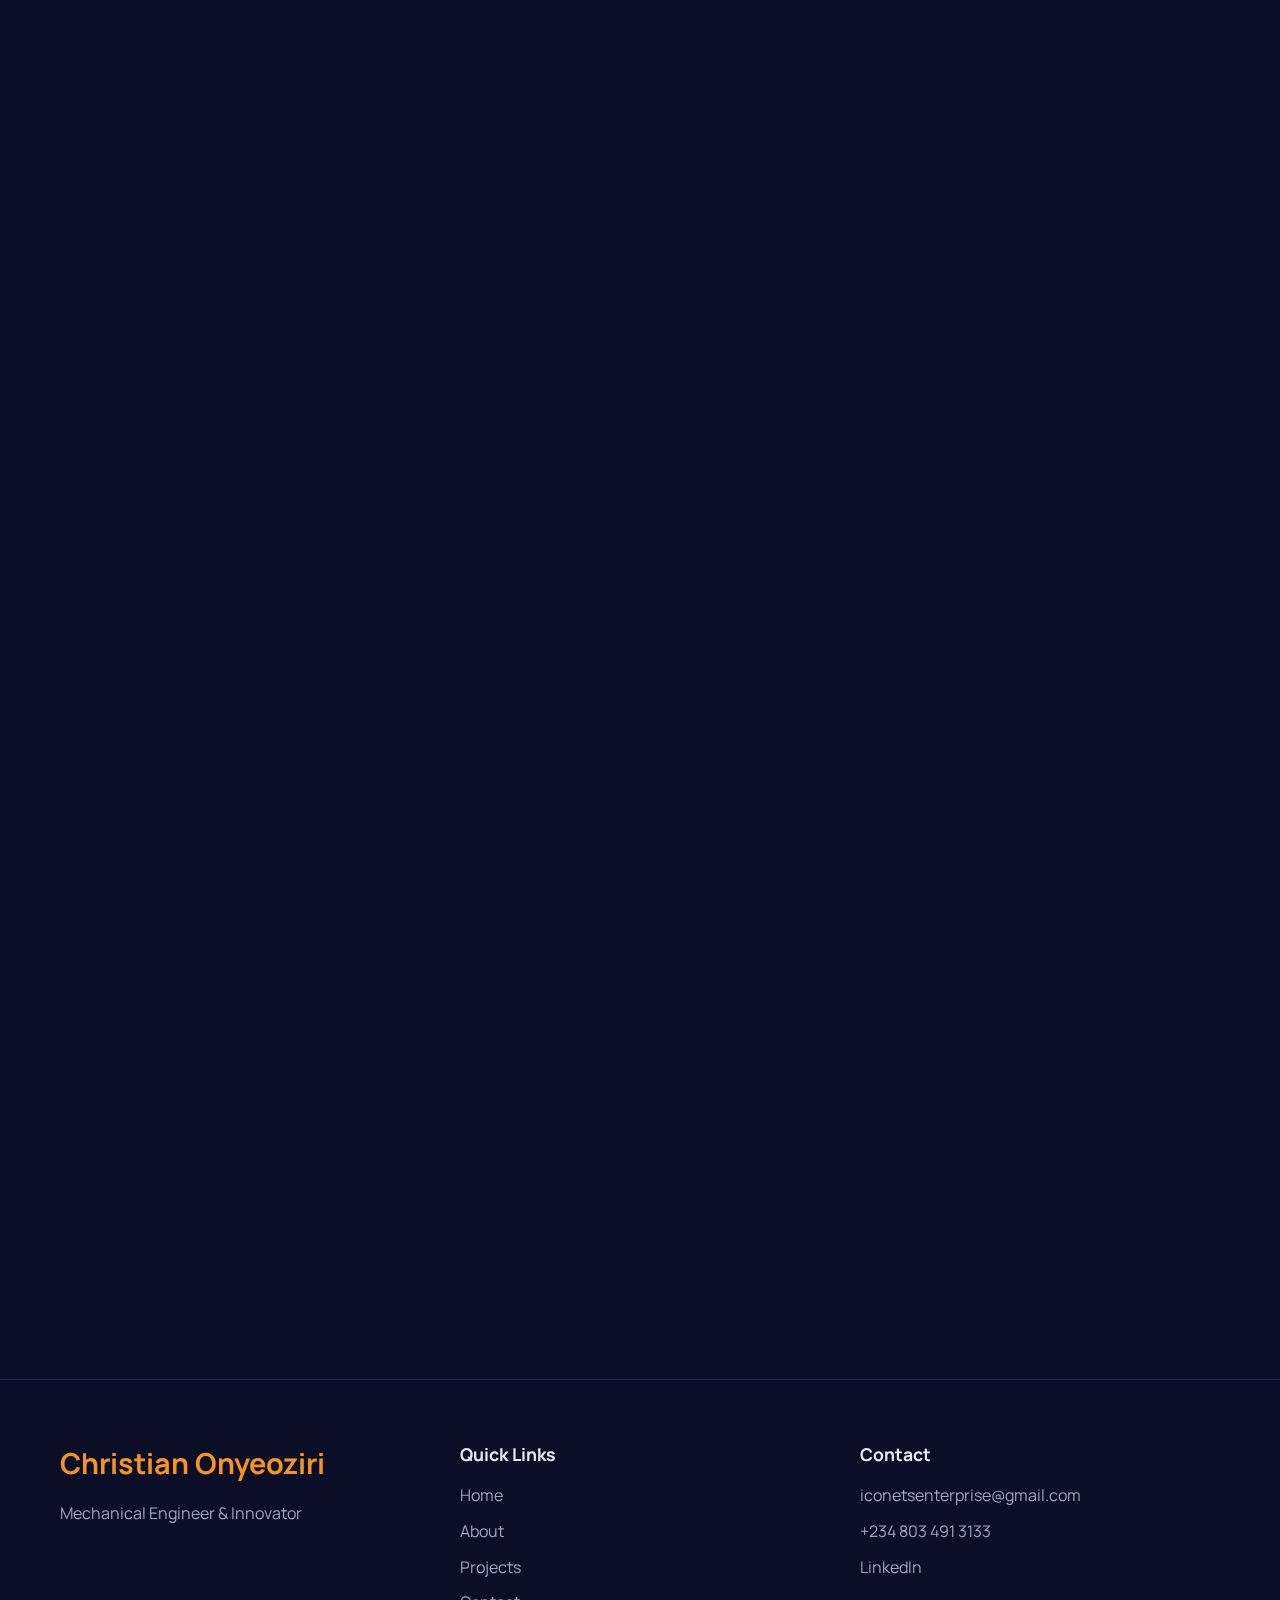
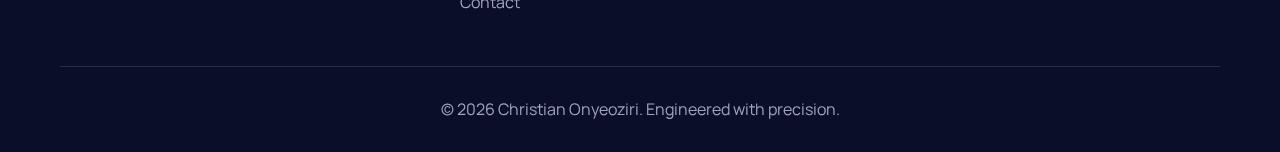
<file: cv.html>
<!DOCTYPE html>
<html lang="en">
<head>
    <meta charset="UTF-8">
    <meta name="viewport" content="width=device-width, initial-scale=1.0">
    <title>CV | Christian Onyeoziri</title>
    <link href="https://fonts.googleapis.com/css2?family=Space+Mono:wght@400;700&family=Manrope:wght@300;400;500;600;700;800&display=swap" rel="stylesheet">
    <link rel="stylesheet" href="./assets/styles.css">
</head>
<body>
    <div class="grid-background"></div>

    <!-- Navigation -->
    <nav class="navbar">
        <div class="container">
            <div class="nav-content">
                <a href="index.html" class="logo">CO</a>
                <button class="mobile-toggle" aria-label="Toggle menu">
                    <span></span>
                    <span></span>
                    <span></span>
                </button>
                <ul class="nav-links">
                    <li><a href="index.html">Home</a></li>
                    <li><a href="about.html">About</a></li>
                    <li><a href="projects.html">Projects</a></li>
                    <li><a href="gallery.html">Gallery</a></li>
                    <li><a href="publications.html">Publications</a></li>
                    <li><a href="cv.html" class="active">CV</a></li>
                    <li><a href="contact.html" class="nav-cta">Contact</a></li>
                </ul>
            </div>
        </div>
    </nav>

    <!-- Page Header -->
    <header class="page-header">
        <div class="container">
            <span class="tag">Curriculum Vitae</span>
            <h1>My CV</h1>
            <p>Complete professional experience and qualifications</p>
            <div style="margin-top: 30px;">
                <a href="#" class="btn btn-primary" onclick="window.print(); return false;">Print CV</a>
                <a href="contact.html" class="btn btn-secondary">Contact Me</a>
            </div>
        </div>
    </header>

    <!-- CV Content -->
    <section class="cv-section">
        <div class="container" style="max-width: 900px;">
            
            <!-- Professional Summary -->
            <div class="cv-block scroll-animate">
                <h2 class="cv-heading">Professional Summary</h2>
                <p>
                    Results-driven Agricultural Engineer with 7+ years of comprehensive experience in product design, fabrication, 
                    and manufacturing systems optimization. Demonstrated expertise in 3D CAD modeling (SolidWorks), CNC programming 
                    (Fusion 360), and end-to-end product development. Proven track record of designing innovative mechanical solutions, 
                    implementing process improvements that increased production efficiency by up to 70%, and leading cross-functional 
                    engineering teams.
                </p>
            </div>

            <!-- Core Competencies -->
            <div class="cv-block scroll-animate">
                <h2 class="cv-heading">Core Competencies</h2>
                <ul class="cv-list">
                    <li>3D CAD Design & Modeling (SolidWorks, Fusion 360)</li>
                    <li>CNC Machining & Programming</li>
                    <li>Product Development & Prototyping</li>
                    <li>Manufacturing Process Optimization</li>
                    <li>Mechanical Systems Design & Analysis</li>
                    <li>Equipment Maintenance & Troubleshooting</li>
                    <li>Project Management & Team Leadership</li>
                    <li>Technical Documentation & DFM</li>
                </ul>
            </div>

            <!-- Professional Experience -->
            <div class="cv-block scroll-animate">
                <h2 class="cv-heading">Professional Experience</h2>
                
                <div class="cv-job">
                    <div class="cv-job-header">
                        <div>
                            <h3>Head of Fabrication</h3>
                            <p class="cv-company">Innov8 Hub, F.C.T. Abuja</p>
                        </div>
                        <span class="cv-date">Jan 2022 - Present</span>
                    </div>
                    <ul class="cv-responsibilities">
                        <li>Manage and coordinate engineering projects across 4 technical departments (CNC Milling, Laser Cutting, Metal Works, Wood Working)</li>
                        <li>Oversee CNC mill operation planning, programming, and execution</li>
                        <li>Develop and implement standard operating procedures for fabrication processes</li>
                    </ul>
                </div>

                <div class="cv-job">
                    <div class="cv-job-header">
                        <div>
                            <h3>Fabrication Engineer</h3>
                            <p class="cv-company">Innov8 Hub, F.C.T. Abuja</p>
                        </div>
                        <span class="cv-date">Apr 2021 - Present</span>
                    </div>
                    <ul class="cv-responsibilities">
                        <li>Design mechanical components using SolidWorks, delivering 30% of machine part designs</li>
                        <li>Execute CNC milling projects using Fusion 360, managing 90% of CNC projects</li>
                        <li>Lead fabrication of 10+ innovative prototypes, improving methods by 50%</li>
                    </ul>
                </div>

                <div class="cv-job">
                    <div class="cv-job-header">
                        <div>
                            <h3>Production Manager / Maintenance Technologist</h3>
                            <p class="cv-company">St. Table Water, Umuahia, Abia State</p>
                        </div>
                        <span class="cv-date">Jan 2015 - Jun 2017</span>
                    </div>
                    <ul class="cv-responsibilities">
                        <li>Increased production output by 60% through preventive maintenance programs</li>
                        <li>Reduced equipment downtime by 50% through systematic troubleshooting</li>
                        <li>Managed 3 production departments and trained 15+ staff members</li>
                    </ul>
                </div>

                <div class="cv-job">
                    <div class="cv-job-header">
                        <div>
                            <h3>Maintenance Technologist</h3>
                            <p class="cv-company">Scientific Equipment Development Institute, Minna</p>
                        </div>
                        <span class="cv-date">Jul 2013 - Jun 2014</span>
                    </div>
                    <ul class="cv-responsibilities">
                        <li>Performed maintenance on 75% of production machinery</li>
                        <li>Improved production efficiency by 70% through process optimization</li>
                    </ul>
                </div>
            </div>

            <!-- Education -->
            <div class="cv-block scroll-animate">
                <h2 class="cv-heading">Education</h2>
                
                <div class="cv-education">
                    <div class="cv-job-header">
                        <div>
                            <h3>Postgraduate Diploma in Agricultural and Bioresources Engineering</h3>
                            <p class="cv-company">Michael Okpara University of Agriculture, Umudike</p>
                        </div>
                        <span class="cv-date">Sept 2020</span>
                    </div>
                    <p><strong>Grade:</strong> Distinction</p>
                </div>

                <div class="cv-education">
                    <div class="cv-job-header">
                        <div>
                            <h3>Higher National Diploma in Agricultural Engineering</h3>
                            <p class="cv-company">Federal Polytechnic Nekede, Owerri</p>
                        </div>
                        <span class="cv-date">Jul 2012</span>
                    </div>
                    <p><strong>Grade:</strong> Upper Credit</p>
                </div>
            </div>

            <!-- Technical Projects -->
            <div class="cv-block scroll-animate">
                <h2 class="cv-heading">Technical Projects & Research</h2>
                
                <div class="cv-project">
                    <h4>Design and Construction of Mechanical Wheel-Powered Sprayer (2014)</h4>
                    <p>Engineered innovative sprayer system; received Certificate of Merit for technology development contribution</p>
                </div>

                <div class="cv-project">
                    <h4>Construction of Tiger Nut Drying Machine (2012)</h4>
                    <p>Designed automated drying system optimizing processing time and preserving nutritional content</p>
                </div>

                <div class="cv-project">
                    <h4>Extraction of Bio-oils and Biodiesel (2020)</h4>
                    <p>Conducted research on thermal pre-treatment effects on bio-oil quality from African oil bean seeds</p>
                </div>
            </div>

            <!-- Awards & Certifications -->
            <div class="cv-block scroll-animate">
                <h2 class="cv-heading">Professional Recognition & Certifications</h2>
                <ul class="cv-list">
                    <li>I-FAIR Israel/Nigeria Innovator Award - Iconets Sprayer</li>
                    <li>Certificate of Merit - Mechanical Wheel Sprayer Innovation</li>
                    <li>Skill Acquisition and Entrepreneurship Training - Agro Allied Technology</li>
                    <li>Millennium Development Goals Development Knowledge Facilitator (DKF)</li>
                </ul>
            </div>

            <!-- Entrepreneurial Experience -->
            <div class="cv-block scroll-animate">
                <h2 class="cv-heading">Entrepreneurial Experience</h2>
                <div class="cv-job">
                    <div class="cv-job-header">
                        <div>
                            <h3>Founder & Principal Engineer</h3>
                            <p class="cv-company">Iconets Enterprise</p>
                        </div>
                        <span class="cv-date">Jul 2019 - Present</span>
                    </div>
                    <p>Founded innovative engineering company specializing in agricultural machinery design and smart automation solutions</p>
                </div>
            </div>

            <!-- References -->
            <div class="cv-block scroll-animate">
                <h2 class="cv-heading">References</h2>
                
                <div class="cv-reference">
                    <h4>Dr. Macmanus C. Ndukwu</h4>
                    <p>Associate Professor, Agricultural and Bioresources Engineering<br>
                    Michael Okpara University of Agriculture<br>
                    College of Engineering Technology<br>
                    +234 803 213 2924</p>
                </div>

                <div class="cv-reference">
                    <h4>Barr. Chioma Toni-Duraku, Esq.</h4>
                    <p>Senior Lecturer<br>
                    Federal Polytechnic Nekede, Owerri, Imo State<br>
                    School of Humanities and Social Sciences<br>
                    +234 805 927 8453</p>
                </div>
            </div>

        </div>
    </section>

    <style>
        .cv-section {
            padding: 60px 0 100px;
        }

        .cv-block {
            margin-bottom: 50px;
            background: var(--surface);
            padding: 40px;
            border-radius: 12px;
            border: 1px solid var(--surface-light);
        }

        .cv-heading {
            color: var(--accent);
            font-size: 1.8rem;
            margin-bottom: 25px;
            padding-bottom: 15px;
            border-bottom: 2px solid var(--surface-light);
        }

        .cv-list {
            list-style: none;
            display: grid;
            grid-template-columns: repeat(auto-fit, minmax(300px, 1fr));
            gap: 12px;
        }

        .cv-list li {
            padding-left: 25px;
            position: relative;
            color: var(--text-muted);
        }

        .cv-list li::before {
            content: '▹';
            position: absolute;
            left: 0;
            color: var(--accent);
            font-weight: bold;
        }

        .cv-job, .cv-education, .cv-project, .cv-reference {
            margin-bottom: 30px;
        }

        .cv-job:last-child, .cv-education:last-child, .cv-project:last-child, .cv-reference:last-child {
            margin-bottom: 0;
        }

        .cv-job-header {
            display: flex;
            justify-content: space-between;
            align-items: start;
            margin-bottom: 15px;
            flex-wrap: wrap;
            gap: 10px;
        }

        .cv-job h3, .cv-education h3 {
            color: var(--text);
            font-size: 1.3rem;
            margin-bottom: 5px;
        }

        .cv-company {
            color: var(--accent-secondary);
            font-weight: 600;
            font-size: 1.05rem;
        }

        .cv-date {
            color: var(--text-muted);
            font-family: 'Space Mono', monospace;
            font-size: 0.9rem;
            white-space: nowrap;
        }

        .cv-responsibilities {
            list-style: none;
        }

        .cv-responsibilities li {
            padding-left: 25px;
            position: relative;
            margin-bottom: 10px;
            color: var(--text-muted);
            line-height: 1.6;
        }

        .cv-responsibilities li::before {
            content: '•';
            position: absolute;
            left: 0;
            color: var(--accent);
            font-weight: bold;
        }

        .cv-project h4, .cv-reference h4 {
            color: var(--text);
            margin-bottom: 8px;
        }

        .cv-project p, .cv-reference p {
            color: var(--text-muted);
            line-height: 1.6;
        }

        @media print {
            .navbar, .footer, .grid-background {
                display: none;
            }
            .page-header {
                padding: 20px 0;
            }
            .cv-block {
                border: 1px solid #ddd;
                page-break-inside: avoid;
            }
        }
    </style>

    <!-- Footer -->
    <footer class="footer">
        <div class="container">
            <div class="footer-content">
                <div class="footer-section">
                    <h3>Christian Onyeoziri</h3>
                    <p>Mechanical Engineer & Innovator</p>
                </div>
                <div class="footer-section">
                    <h4>Quick Links</h4>
                    <ul>
                        <li><a href="index.html">Home</a></li>
                        <li><a href="about.html">About</a></li>
                        <li><a href="projects.html">Projects</a></li>
                        <li><a href="contact.html">Contact</a></li>
                    </ul>
                </div>
                <div class="footer-section">
                    <h4>Contact</h4>
                    <ul>
                        <li><a href="mailto:iconetsenterprise@gmail.com">iconetsenterprise@gmail.com</a></li>
                        <li><a href="tel:+2348034913133">+234 803 491 3133</a></li>
                        <li><a href="https://linkedin.com/in/christian-onyeoziri">LinkedIn</a></li>
                    </ul>
                </div>
            </div>
            <div class="footer-bottom">
                <p>&copy; 2026 Christian Onyeoziri. Engineered with precision.</p>
            </div>
        </div>
    </footer>

    <script src="./assets/script.js"></script>
</body>
</html>
</file>
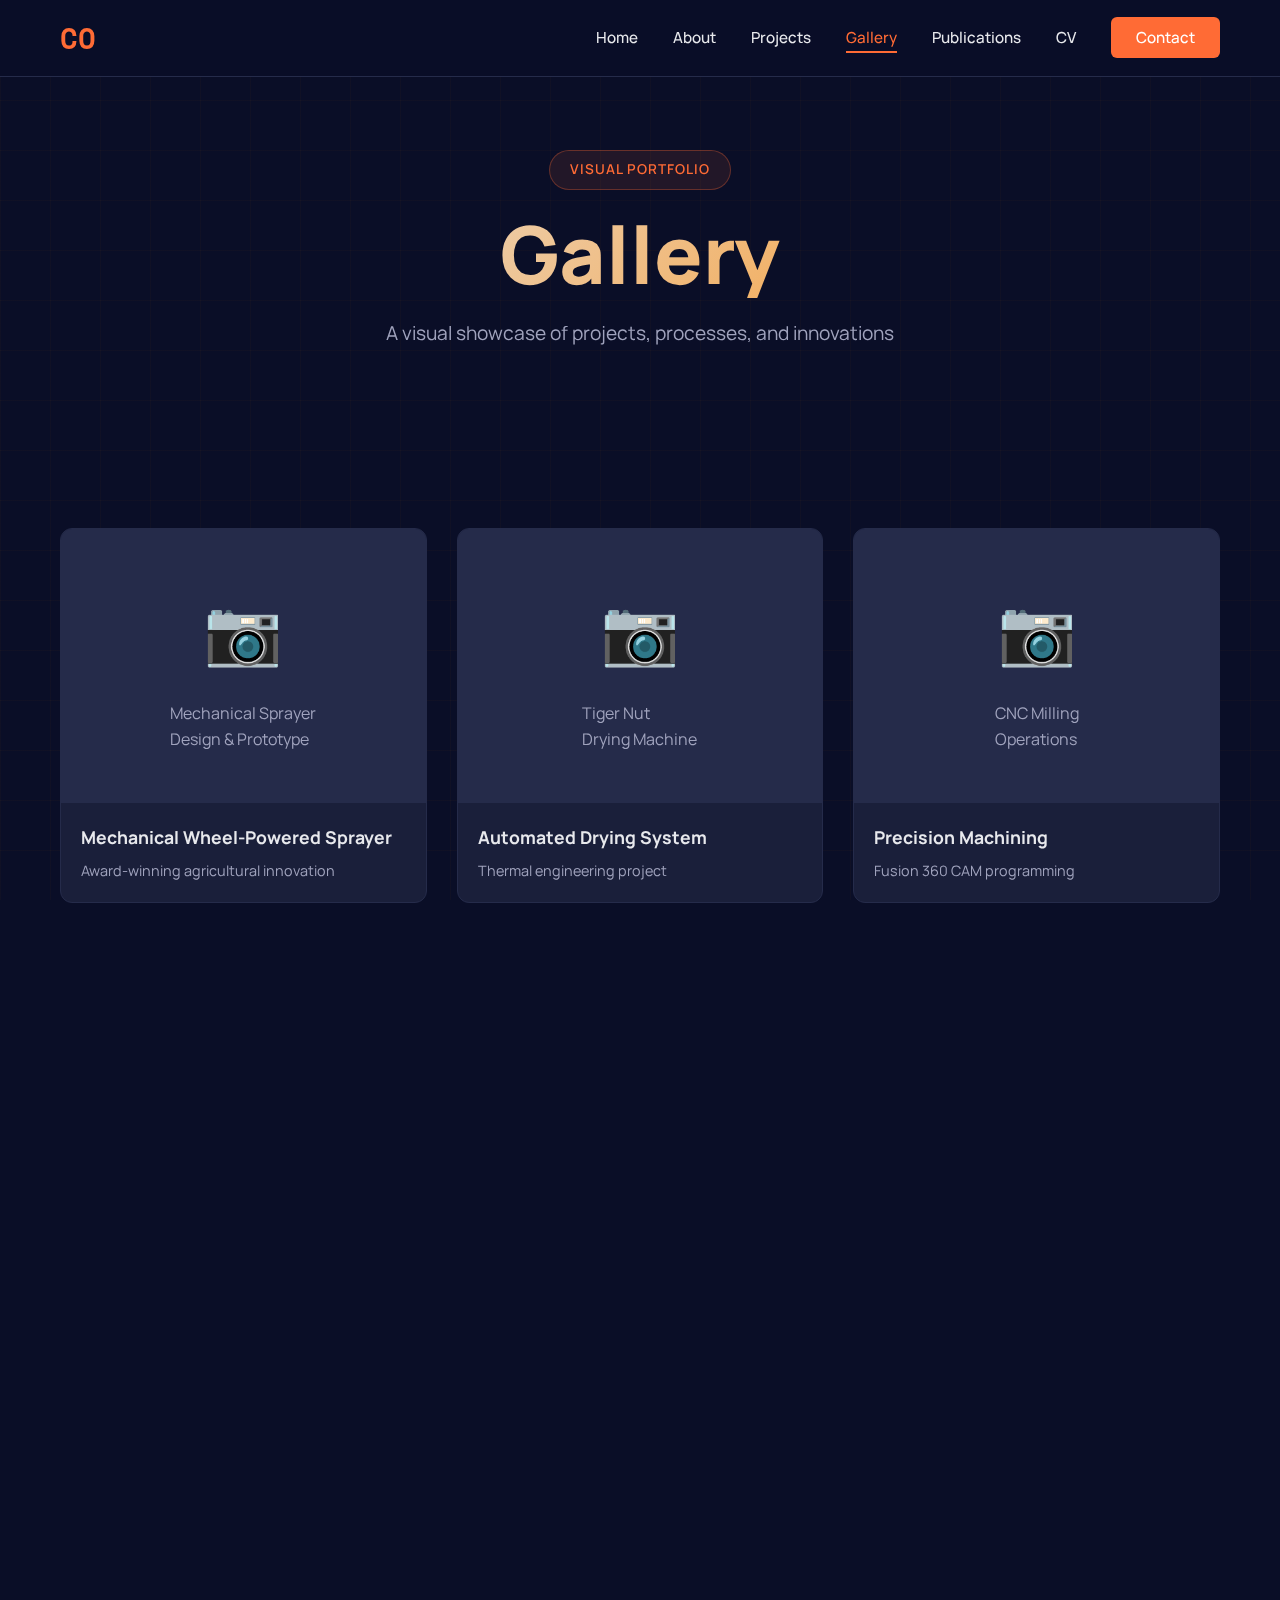
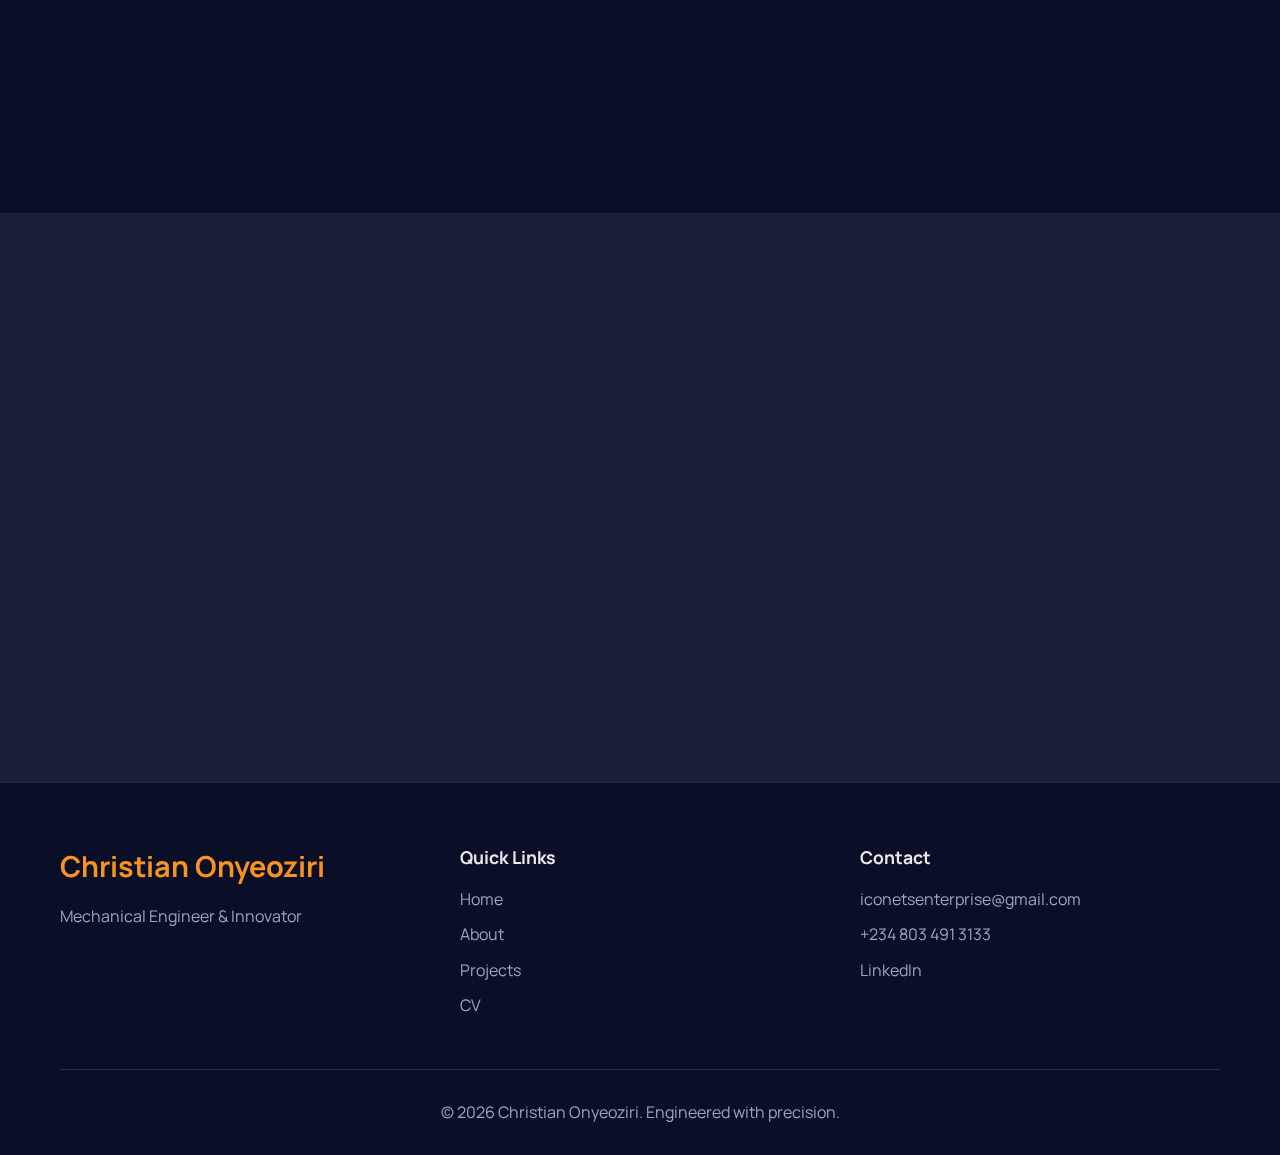
<file: gallery.html>
<!DOCTYPE html>
<html lang="en">
<head>
    <meta charset="UTF-8">
    <meta name="viewport" content="width=device-width, initial-scale=1.0">
    <title>Gallery | Christian Onyeoziri</title>
    <link href="https://fonts.googleapis.com/css2?family=Space+Mono:wght@400;700&family=Manrope:wght@300;400;500;600;700;800&display=swap" rel="stylesheet">
    <link rel="stylesheet" href="./assets/styles.css">
</head>
<body>
    <div class="grid-background"></div>

    <!-- Navigation -->
    <nav class="navbar">
        <div class="container">
            <div class="nav-content">
                <a href="index.html" class="logo">CO</a>
                <button class="mobile-toggle" aria-label="Toggle menu">
                    <span></span>
                    <span></span>
                    <span></span>
                </button>
                <ul class="nav-links">
                    <li><a href="index.html">Home</a></li>
                    <li><a href="about.html">About</a></li>
                    <li><a href="projects.html">Projects</a></li>
                    <li><a href="gallery.html" class="active">Gallery</a></li>
                    <li><a href="publications.html">Publications</a></li>
                    <li><a href="cv.html">CV</a></li>
                    <li><a href="contact.html" class="nav-cta">Contact</a></li>
                </ul>
            </div>
        </div>
    </nav>

    <!-- Page Header -->
    <header class="page-header">
        <div class="container">
            <span class="tag">Visual Portfolio</span>
            <h1>Gallery</h1>
            <p>A visual showcase of projects, processes, and innovations</p>
        </div>
    </header>

    <!-- Gallery Grid -->
    <section>
        <div class="container">
            <div class="gallery-grid">
                <!-- Gallery items - placeholders for actual images -->
                <div class="gallery-item scroll-animate">
                    <div class="gallery-placeholder">
                        <div class="placeholder-icon">📷</div>
                        <p>Mechanical Sprayer<br>Design & Prototype</p>
                    </div>
                    <div class="gallery-caption">
                        <h4>Mechanical Wheel-Powered Sprayer</h4>
                        <p>Award-winning agricultural innovation</p>
                    </div>
                </div>

                <div class="gallery-item scroll-animate">
                    <div class="gallery-placeholder">
                        <div class="placeholder-icon">📷</div>
                        <p>Tiger Nut<br>Drying Machine</p>
                    </div>
                    <div class="gallery-caption">
                        <h4>Automated Drying System</h4>
                        <p>Thermal engineering project</p>
                    </div>
                </div>

                <div class="gallery-item scroll-animate">
                    <div class="gallery-placeholder">
                        <div class="placeholder-icon">📷</div>
                        <p>CNC Milling<br>Operations</p>
                    </div>
                    <div class="gallery-caption">
                        <h4>Precision Machining</h4>
                        <p>Fusion 360 CAM programming</p>
                    </div>
                </div>

                <div class="gallery-item scroll-animate">
                    <div class="gallery-placeholder">
                        <div class="placeholder-icon">📷</div>
                        <p>SolidWorks<br>CAD Designs</p>
                    </div>
                    <div class="gallery-caption">
                        <h4>3D Component Modeling</h4>
                        <p>Engineering design work</p>
                    </div>
                </div>

                <div class="gallery-item scroll-animate">
                    <div class="gallery-placeholder">
                        <div class="placeholder-icon">📷</div>
                        <p>Fabrication<br>Workshop</p>
                    </div>
                    <div class="gallery-caption">
                        <h4>Innov8 Hub Operations</h4>
                        <p>Multi-department coordination</p>
                    </div>
                </div>

                <div class="gallery-item scroll-animate">
                    <div class="gallery-placeholder">
                        <div class="placeholder-icon">📷</div>
                        <p>Prototype<br>Assembly</p>
                    </div>
                    <div class="gallery-caption">
                        <h4>Product Development</h4>
                        <p>From concept to completion</p>
                    </div>
                </div>

                <div class="gallery-item scroll-animate">
                    <div class="gallery-placeholder">
                        <div class="placeholder-icon">📷</div>
                        <p>Award<br>Ceremony</p>
                    </div>
                    <div class="gallery-caption">
                        <h4>I-FAIR Recognition</h4>
                        <p>Israel/Nigeria Innovator Award</p>
                    </div>
                </div>

                <div class="gallery-item scroll-animate">
                    <div class="gallery-placeholder">
                        <div class="placeholder-icon">📷</div>
                        <p>Technical<br>Documentation</p>
                    </div>
                    <div class="gallery-caption">
                        <h4>Engineering Drawings</h4>
                        <p>Detailed specifications and plans</p>
                    </div>
                </div>

                <div class="gallery-item scroll-animate">
                    <div class="gallery-placeholder">
                        <div class="placeholder-icon">📷</div>
                        <p>Team<br>Collaboration</p>
                    </div>
                    <div class="gallery-caption">
                        <h4>Cross-functional Projects</h4>
                        <p>Engineering team in action</p>
                    </div>
                </div>
            </div>
        </div>
    </section>

    <style>
        .gallery-grid {
            display: grid;
            grid-template-columns: repeat(auto-fill, minmax(320px, 1fr));
            gap: 30px;
        }

        .gallery-item {
            background: var(--surface);
            border: 1px solid var(--surface-light);
            border-radius: 12px;
            overflow: hidden;
            transition: all 0.3s ease;
        }

        .gallery-item:hover {
            transform: translateY(-10px);
            box-shadow: 0 20px 60px rgba(255, 107, 53, 0.15);
            border-color: var(--accent);
        }

        .gallery-placeholder {
            aspect-ratio: 4/3;
            background: var(--surface-light);
            display: flex;
            flex-direction: column;
            align-items: center;
            justify-content: center;
            color: var(--text-muted);
            border-bottom: 1px solid var(--surface-light);
        }

        .gallery-caption {
            padding: 20px;
        }

        .gallery-caption h4 {
            color: var(--text);
            margin-bottom: 8px;
            font-size: 1.1rem;
        }

        .gallery-caption p {
            color: var(--text-muted);
            font-size: 0.9rem;
        }
    </style>

    <!-- Upload Instructions -->
    <section style="background: var(--surface);">
        <div class="container">
            <div class="cta-content scroll-animate" style="text-align: center; max-width: 700px; margin: 0 auto;">
                <div class="project-icon" style="width: 60px; height: 60px; margin: 0 auto 20px; font-size: 2rem;">📸</div>
                <h2>Add Your Images</h2>
                <p style="color: var(--text-muted); margin-bottom: 30px;">
                    Replace the placeholder images above with your actual project photos. Create an "images" folder 
                    and update the HTML to reference your photos. Supported formats: JPG, PNG, WebP.
                </p>
                <p style="color: var(--text-muted); font-size: 0.95rem;">
                    <strong>Tip:</strong> Use high-quality images (1920x1080 or higher) for best results. 
                    Optimize images before uploading to maintain fast page loading.
                </p>
            </div>
        </div>
    </section>

    <!-- Footer -->
    <footer class="footer">
        <div class="container">
            <div class="footer-content">
                <div class="footer-section">
                    <h3>Christian Onyeoziri</h3>
                    <p>Mechanical Engineer & Innovator</p>
                </div>
                <div class="footer-section">
                    <h4>Quick Links</h4>
                    <ul>
                        <li><a href="index.html">Home</a></li>
                        <li><a href="about.html">About</a></li>
                        <li><a href="projects.html">Projects</a></li>
                        <li><a href="cv.html">CV</a></li>
                    </ul>
                </div>
                <div class="footer-section">
                    <h4>Contact</h4>
                    <ul>
                        <li><a href="mailto:iconetsenterprise@gmail.com">iconetsenterprise@gmail.com</a></li>
                        <li><a href="tel:+2348034913133">+234 803 491 3133</a></li>
                        <li><a href="https://linkedin.com/in/christian-onyeoziri">LinkedIn</a></li>
                    </ul>
                </div>
            </div>
            <div class="footer-bottom">
                <p>&copy; 2026 Christian Onyeoziri. Engineered with precision.</p>
            </div>
        </div>
    </footer>

    <script src="./assets/script.js"></script>
</body>
</html>
</file>
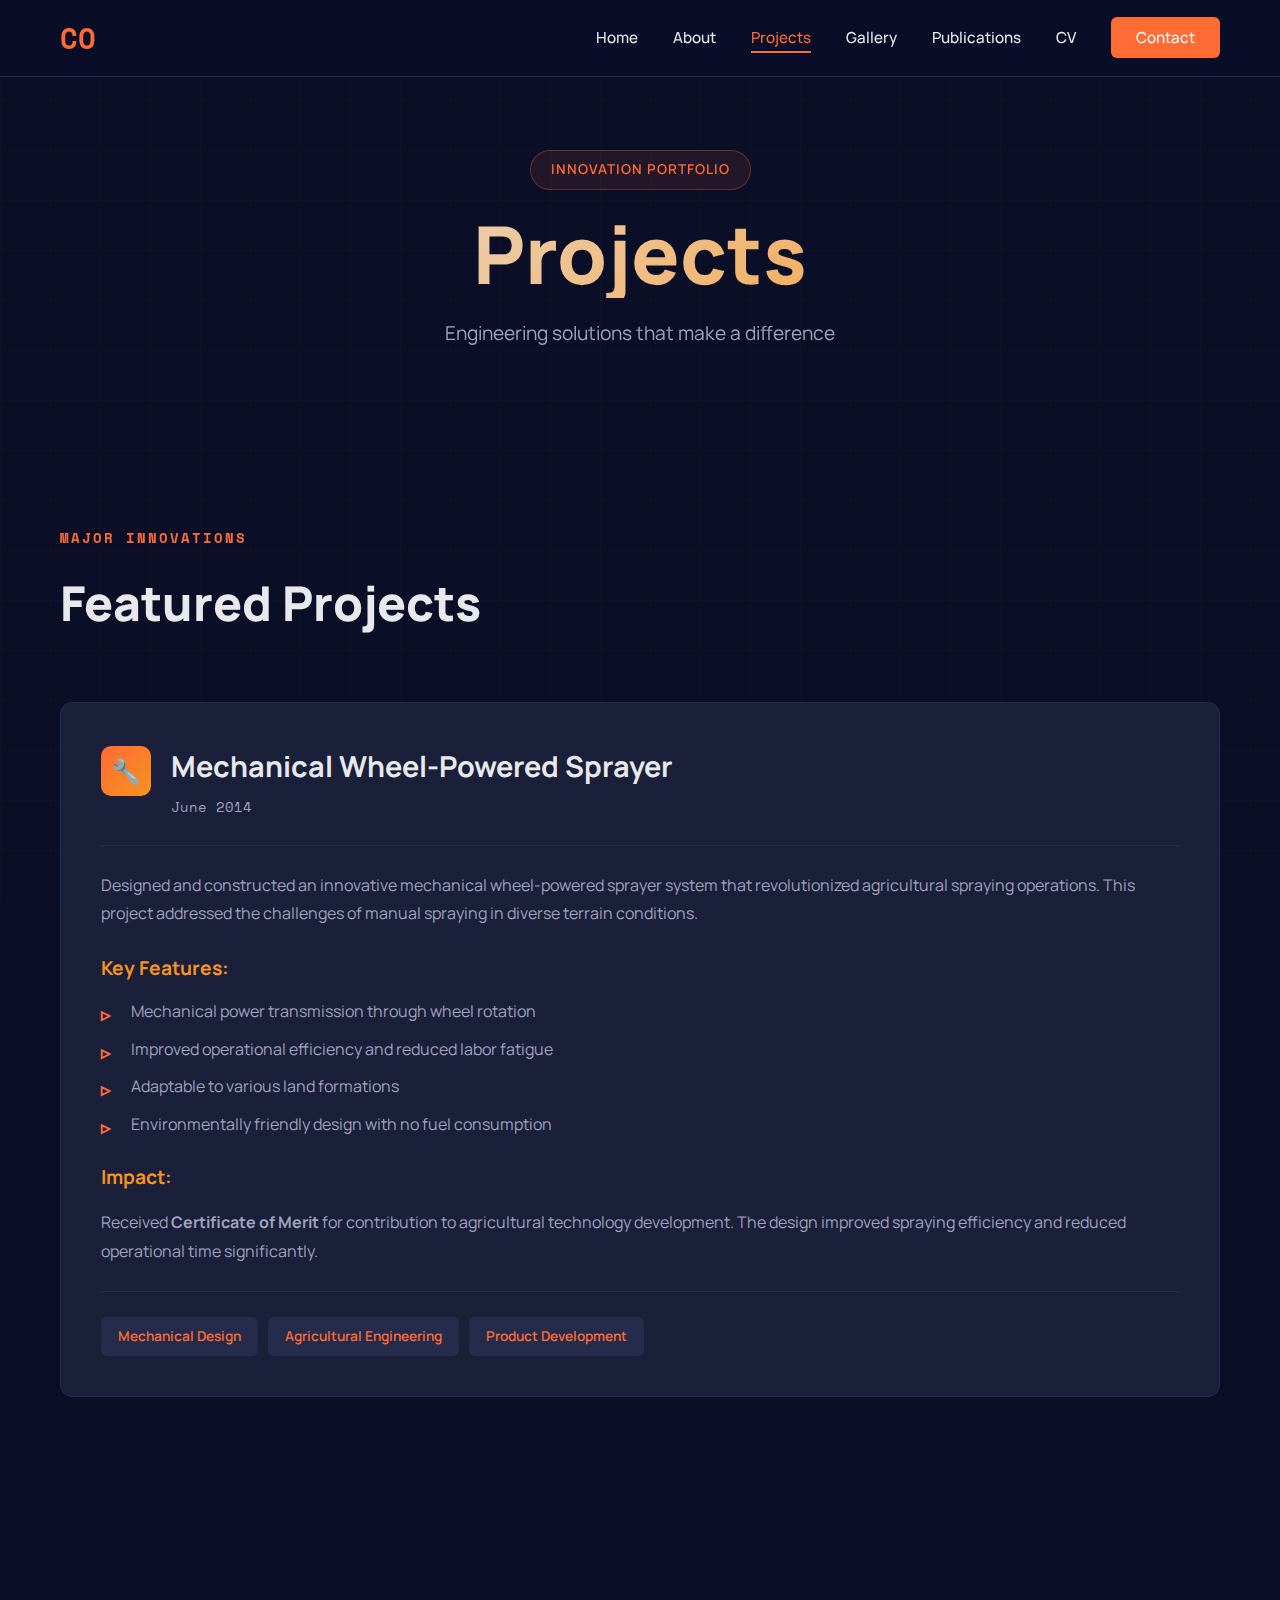
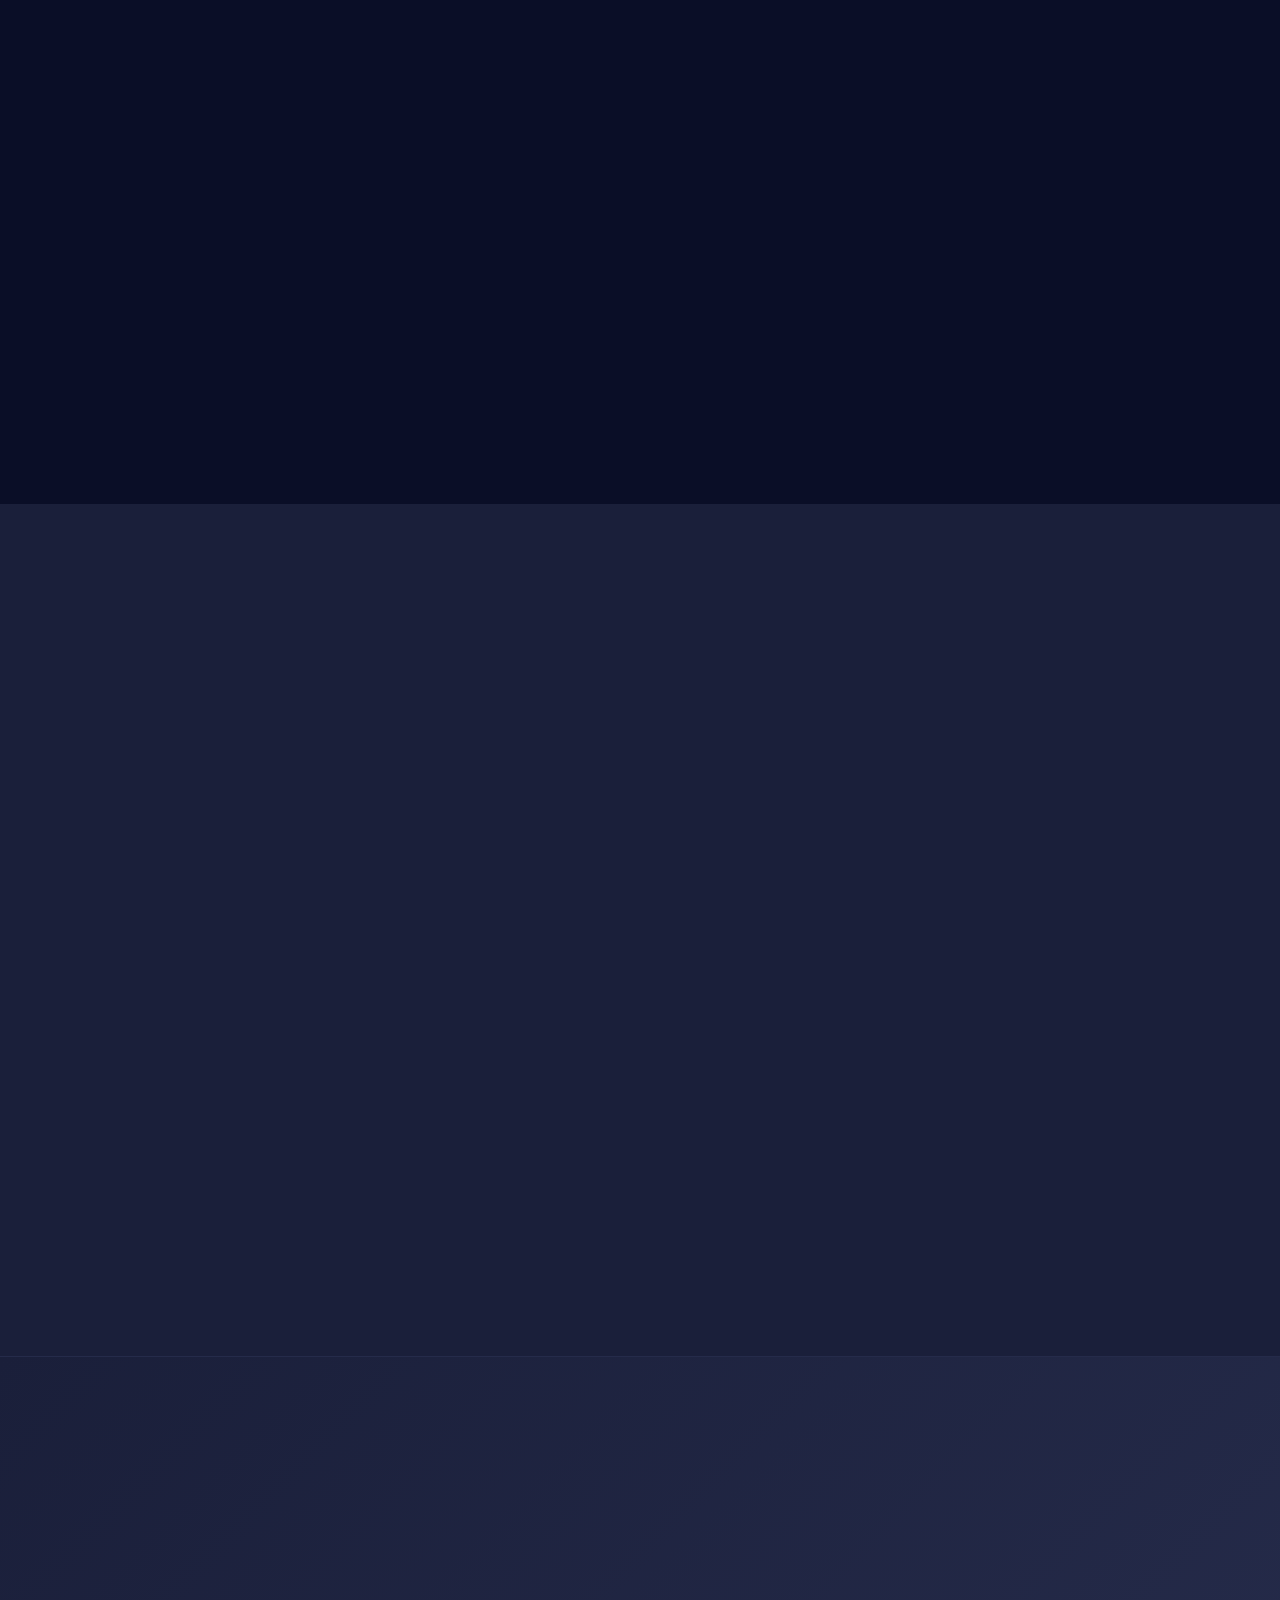
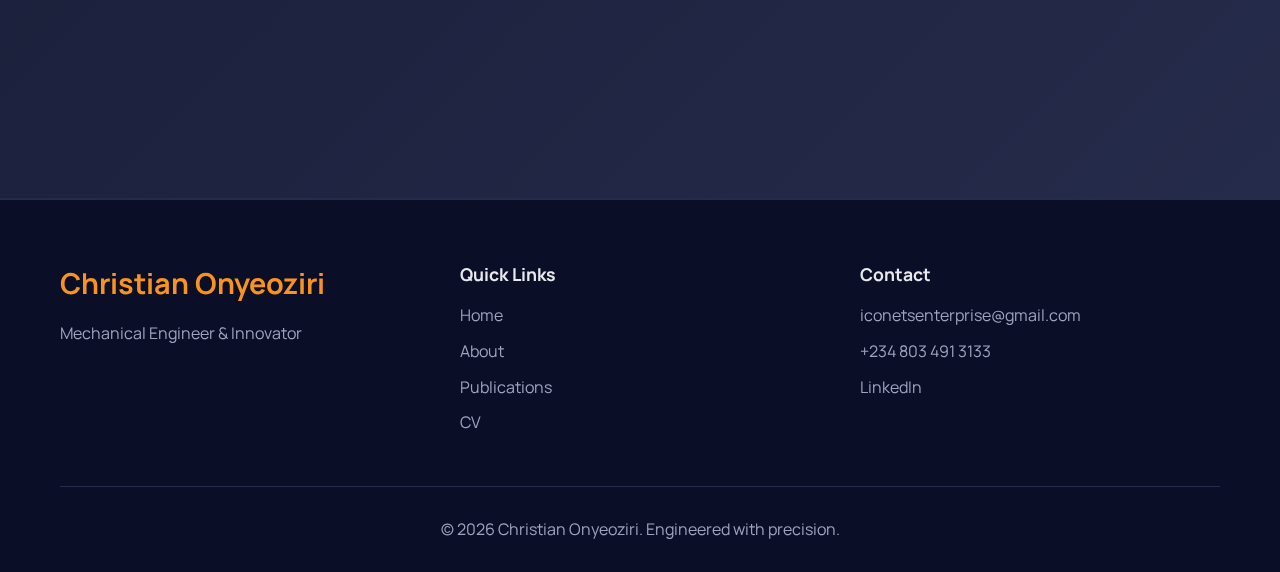
<file: projects.html>
<!DOCTYPE html>
<html lang="en">
<head>
    <meta charset="UTF-8">
    <meta name="viewport" content="width=device-width, initial-scale=1.0">
    <title>Projects | Christian Onyeoziri</title>
    <link href="https://fonts.googleapis.com/css2?family=Space+Mono:wght@400;700&family=Manrope:wght@300;400;500;600;700;800&display=swap" rel="stylesheet">
    <link rel="stylesheet" href="./assets/styles.css">
</head>
<body>
    <div class="grid-background"></div>

    <!-- Navigation -->
    <nav class="navbar">
        <div class="container">
            <div class="nav-content">
                <a href="index.html" class="logo">CO</a>
                <button class="mobile-toggle" aria-label="Toggle menu">
                    <span></span>
                    <span></span>
                    <span></span>
                </button>
                <ul class="nav-links">
                    <li><a href="index.html">Home</a></li>
                    <li><a href="about.html">About</a></li>
                    <li><a href="projects.html" class="active">Projects</a></li>
                    <li><a href="gallery.html">Gallery</a></li>
                    <li><a href="publications.html">Publications</a></li>
                    <li><a href="cv.html">CV</a></li>
                    <li><a href="contact.html" class="nav-cta">Contact</a></li>
                </ul>
            </div>
        </div>
    </nav>

    <!-- Page Header -->
    <header class="page-header">
        <div class="container">
            <span class="tag">Innovation Portfolio</span>
            <h1>Projects</h1>
            <p>Engineering solutions that make a difference</p>
        </div>
    </header>

    <!-- Featured Projects -->
    <section>
        <div class="container">
            <div class="section-header scroll-animate">
                <span class="section-tag">Major Innovations</span>
                <h2>Featured Projects</h2>
            </div>

            <div class="project-detail-grid">
                <!-- Project 1 -->
                <div class="project-detail-card scroll-animate">
                    <div class="project-detail-header">
                        <div class="project-icon">🔧</div>
                        <div>
                            <h3>Mechanical Wheel-Powered Sprayer</h3>
                            <span class="project-date">June 2014</span>
                        </div>
                    </div>
                    <div class="project-detail-content">
                        <p>
                            Designed and constructed an innovative mechanical wheel-powered sprayer system that revolutionized 
                            agricultural spraying operations. This project addressed the challenges of manual spraying in 
                            diverse terrain conditions.
                        </p>
                        <h4>Key Features:</h4>
                        <ul class="project-features">
                            <li>Mechanical power transmission through wheel rotation</li>
                            <li>Improved operational efficiency and reduced labor fatigue</li>
                            <li>Adaptable to various land formations</li>
                            <li>Environmentally friendly design with no fuel consumption</li>
                        </ul>
                        <h4>Impact:</h4>
                        <p>
                            Received <strong>Certificate of Merit</strong> for contribution to agricultural technology 
                            development. The design improved spraying efficiency and reduced operational time significantly.
                        </p>
                        <div class="project-tags">
                            <span>Mechanical Design</span>
                            <span>Agricultural Engineering</span>
                            <span>Product Development</span>
                        </div>
                    </div>
                </div>

                <!-- Project 2 -->
                <div class="project-detail-card scroll-animate">
                    <div class="project-detail-header">
                        <div class="project-icon">⚙️</div>
                        <div>
                            <h3>Tiger Nut Drying Machine</h3>
                            <span class="project-date">July 2012</span>
                        </div>
                    </div>
                    <div class="project-detail-content">
                        <p>
                            Engineered an automated drying system specifically designed for tiger nut processing. This machine 
                            optimized the drying process while preserving nutritional content for use in poultry feed formulation.
                        </p>
                        <h4>Technical Specifications:</h4>
                        <ul class="project-features">
                            <li>Automated temperature control system</li>
                            <li>Uniform heat distribution mechanism</li>
                            <li>Reduced drying time by 60% compared to traditional methods</li>
                            <li>Capacity-optimized for small to medium-scale operations</li>
                        </ul>
                        <h4>Achievements:</h4>
                        <p>
                            Successfully reduced tiger nut drying time while maintaining nutritional value, making it a 
                            viable alternative to maize in poultry feed. Conducted comprehensive nutrient analysis to validate results.
                        </p>
                        <div class="project-tags">
                            <span>Thermal Engineering</span>
                            <span>Automation</span>
                            <span>Agricultural Processing</span>
                        </div>
                    </div>
                </div>

                <!-- Project 3 -->
                <div class="project-detail-card scroll-animate">
                    <div class="project-detail-header">
                        <div class="project-icon">🔬</div>
                        <div>
                            <h3>Bio-oils and Biodiesel Extraction Research</h3>
                            <span class="project-date">August 2020</span>
                        </div>
                    </div>
                    <div class="project-detail-content">
                        <p>
                            Conducted comprehensive research on extracting bio-oils and biodiesel from African oil bean seeds, 
                            investigating the effects of thermal pre-treatments on bio-oil quality and yield.
                        </p>
                        <h4>Research Focus:</h4>
                        <ul class="project-features">
                            <li>Feedstock analysis and optimization</li>
                            <li>Thermal pre-treatment methodology</li>
                            <li>Bio-oil quality assessment and characterization</li>
                            <li>Sustainable energy technology applications</li>
                        </ul>
                        <h4>Outcomes:</h4>
                        <p>
                            Contributed valuable insights to sustainable energy technology development, demonstrating the 
                            viability of African oil bean seeds as a feedstock for bio-oil and biodiesel production. Research 
                            findings have implications for renewable energy initiatives.
                        </p>
                        <div class="project-tags">
                            <span>Renewable Energy</span>
                            <span>Research & Development</span>
                            <span>Sustainability</span>
                        </div>
                    </div>
                </div>

                <!-- Project 4 -->
                <div class="project-detail-card scroll-animate">
                    <div class="project-detail-header">
                        <div class="project-icon">🏆</div>
                        <div>
                            <h3>Iconets Enterprise - Agricultural Innovation</h3>
                            <span class="project-date">July 2019 - Present</span>
                        </div>
                    </div>
                    <div class="project-detail-content">
                        <p>
                            Founded and currently lead Iconets Enterprise, an innovative engineering company specializing in 
                            agricultural machinery design and smart automation solutions.
                        </p>
                        <h4>Company Focus:</h4>
                        <ul class="project-features">
                            <li>Custom agricultural machinery design and fabrication</li>
                            <li>Smart automation solutions for farming operations</li>
                            <li>Integration of modern technology with traditional agriculture</li>
                            <li>Product development from concept to market</li>
                        </ul>
                        <h4>Recognition:</h4>
                        <p>
                            Awarded <strong>I-FAIR Israel/Nigeria Innovator Award</strong> for the Iconets Sprayer innovation. 
                            The company continues to develop cutting-edge solutions that bridge the gap between traditional 
                            agricultural practices and modern engineering.
                        </p>
                        <div class="project-tags">
                            <span>Entrepreneurship</span>
                            <span>Innovation</span>
                            <span>Product Design</span>
                            <span>Business Development</span>
                        </div>
                    </div>
                </div>
            </div>
        </div>
    </section>

    <style>
        .project-detail-grid {
            display: grid;
            gap: 40px;
        }

        .project-detail-card {
            background: var(--surface);
            border: 1px solid var(--surface-light);
            border-radius: 12px;
            padding: 40px;
            transition: all 0.3s ease;
        }

        .project-detail-card:hover {
            border-color: var(--accent);
            box-shadow: 0 10px 40px rgba(255, 107, 53, 0.15);
        }

        .project-detail-header {
            display: flex;
            align-items: center;
            gap: 20px;
            margin-bottom: 25px;
            padding-bottom: 25px;
            border-bottom: 1px solid var(--surface-light);
        }

        .project-detail-header h3 {
            font-size: 1.8rem;
            margin-bottom: 5px;
            color: var(--text);
        }

        .project-detail-content p {
            color: var(--text-muted);
            line-height: 1.8;
            margin-bottom: 20px;
        }

        .project-detail-content h4 {
            color: var(--accent-secondary);
            font-size: 1.2rem;
            margin: 25px 0 15px 0;
        }

        .project-features {
            list-style: none;
            margin-bottom: 20px;
        }

        .project-features li {
            padding-left: 30px;
            position: relative;
            margin-bottom: 12px;
            color: var(--text-muted);
            line-height: 1.6;
        }

        .project-features li::before {
            content: '▹';
            position: absolute;
            left: 0;
            color: var(--accent);
            font-weight: bold;
            font-size: 1.2rem;
        }

        .project-tags {
            display: flex;
            flex-wrap: wrap;
            gap: 10px;
            margin-top: 25px;
            padding-top: 25px;
            border-top: 1px solid var(--surface-light);
        }

        .project-tags span {
            background: var(--surface-light);
            color: var(--accent);
            padding: 8px 16px;
            border-radius: 6px;
            font-size: 0.85rem;
            font-weight: 600;
            border: 1px solid transparent;
        }

        .project-tags span:hover {
            border-color: var(--accent);
        }
    </style>

    <!-- Additional Projects -->
    <section style="background: var(--surface);">
        <div class="container">
            <div class="section-header scroll-animate">
                <span class="section-tag">Other Work</span>
                <h2>Additional Projects</h2>
            </div>

            <div class="projects-grid">
                <div class="project-card scroll-animate">
                    <div class="project-icon">🏗️</div>
                    <h3>Production of Sandcrete Blocks</h3>
                    <p class="project-date">August 2009</p>
                    <p class="project-description">
                        Designed and executed sandcrete block production for poultry house construction using deep litter system. 
                        Conducted comprehensive strength analysis to ensure structural integrity and building code compliance.
                    </p>
                </div>

                <div class="project-card scroll-animate">
                    <div class="project-icon">💼</div>
                    <h3>CNC Milling Projects Portfolio</h3>
                    <p class="project-date">2021 - Present</p>
                    <p class="project-description">
                        Successfully planned and executed 90% of CNC mill projects at Innov8 Hub using Fusion 360. Projects 
                        range from precision parts manufacturing to complex multi-axis machining operations.
                    </p>
                </div>

                <div class="project-card scroll-animate">
                    <div class="project-icon">📐</div>
                    <h3>3D CAD Design Portfolio</h3>
                    <p class="project-date">2021 - Present</p>
                    <p class="project-description">
                        Contributed 30% of machine part designs using SolidWorks at Innov8 Hub. Designs include custom 
                        components, assemblies, and complete machine systems with detailed engineering drawings.
                    </p>
                </div>
            </div>
        </div>
    </section>

    <!-- CTA Section -->
    <section class="cta-section">
        <div class="container">
            <div class="cta-content scroll-animate">
                <h2>Interested in Collaboration?</h2>
                <p>
                    I'm always looking for new challenges and opportunities to apply my engineering expertise. 
                    Let's discuss how we can work together.
                </p>
                <div class="cta-buttons">
                    <a href="contact.html" class="btn btn-primary">Start a Conversation</a>
                    <a href="cv.html" class="btn btn-secondary">View My CV</a>
                </div>
            </div>
        </div>
    </section>

    <!-- Footer -->
    <footer class="footer">
        <div class="container">
            <div class="footer-content">
                <div class="footer-section">
                    <h3>Christian Onyeoziri</h3>
                    <p>Mechanical Engineer & Innovator</p>
                </div>
                <div class="footer-section">
                    <h4>Quick Links</h4>
                    <ul>
                        <li><a href="index.html">Home</a></li>
                        <li><a href="about.html">About</a></li>
                        <li><a href="publications.html">Publications</a></li>
                        <li><a href="cv.html">CV</a></li>
                    </ul>
                </div>
                <div class="footer-section">
                    <h4>Contact</h4>
                    <ul>
                        <li><a href="mailto:iconetsenterprise@gmail.com">iconetsenterprise@gmail.com</a></li>
                        <li><a href="tel:+2348034913133">+234 803 491 3133</a></li>
                        <li><a href="https://linkedin.com/in/christian-onyeoziri">LinkedIn</a></li>
                    </ul>
                </div>
            </div>
            <div class="footer-bottom">
                <p>&copy; 2026 Christian Onyeoziri. Engineered with precision.</p>
            </div>
        </div>
    </footer>

    <script src="./assets/script.js"></script>
</body>
</html>
</file>
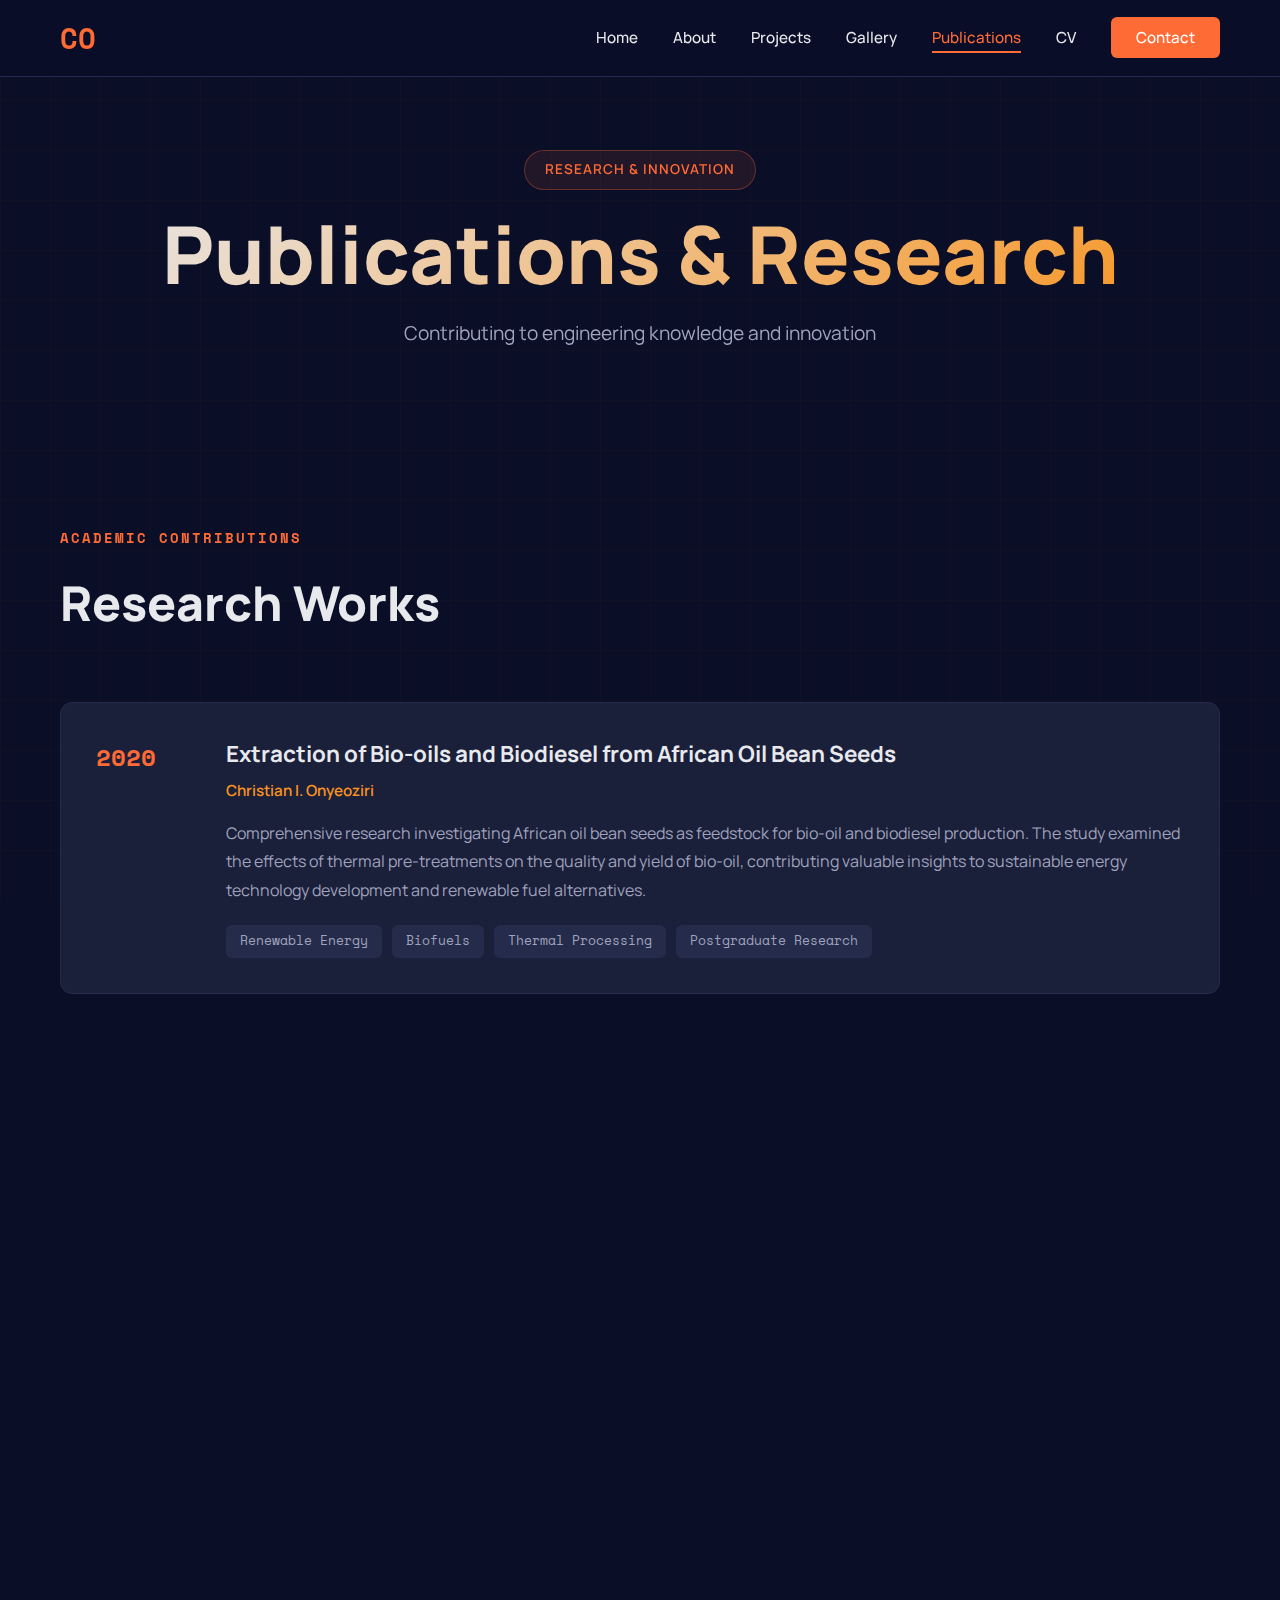
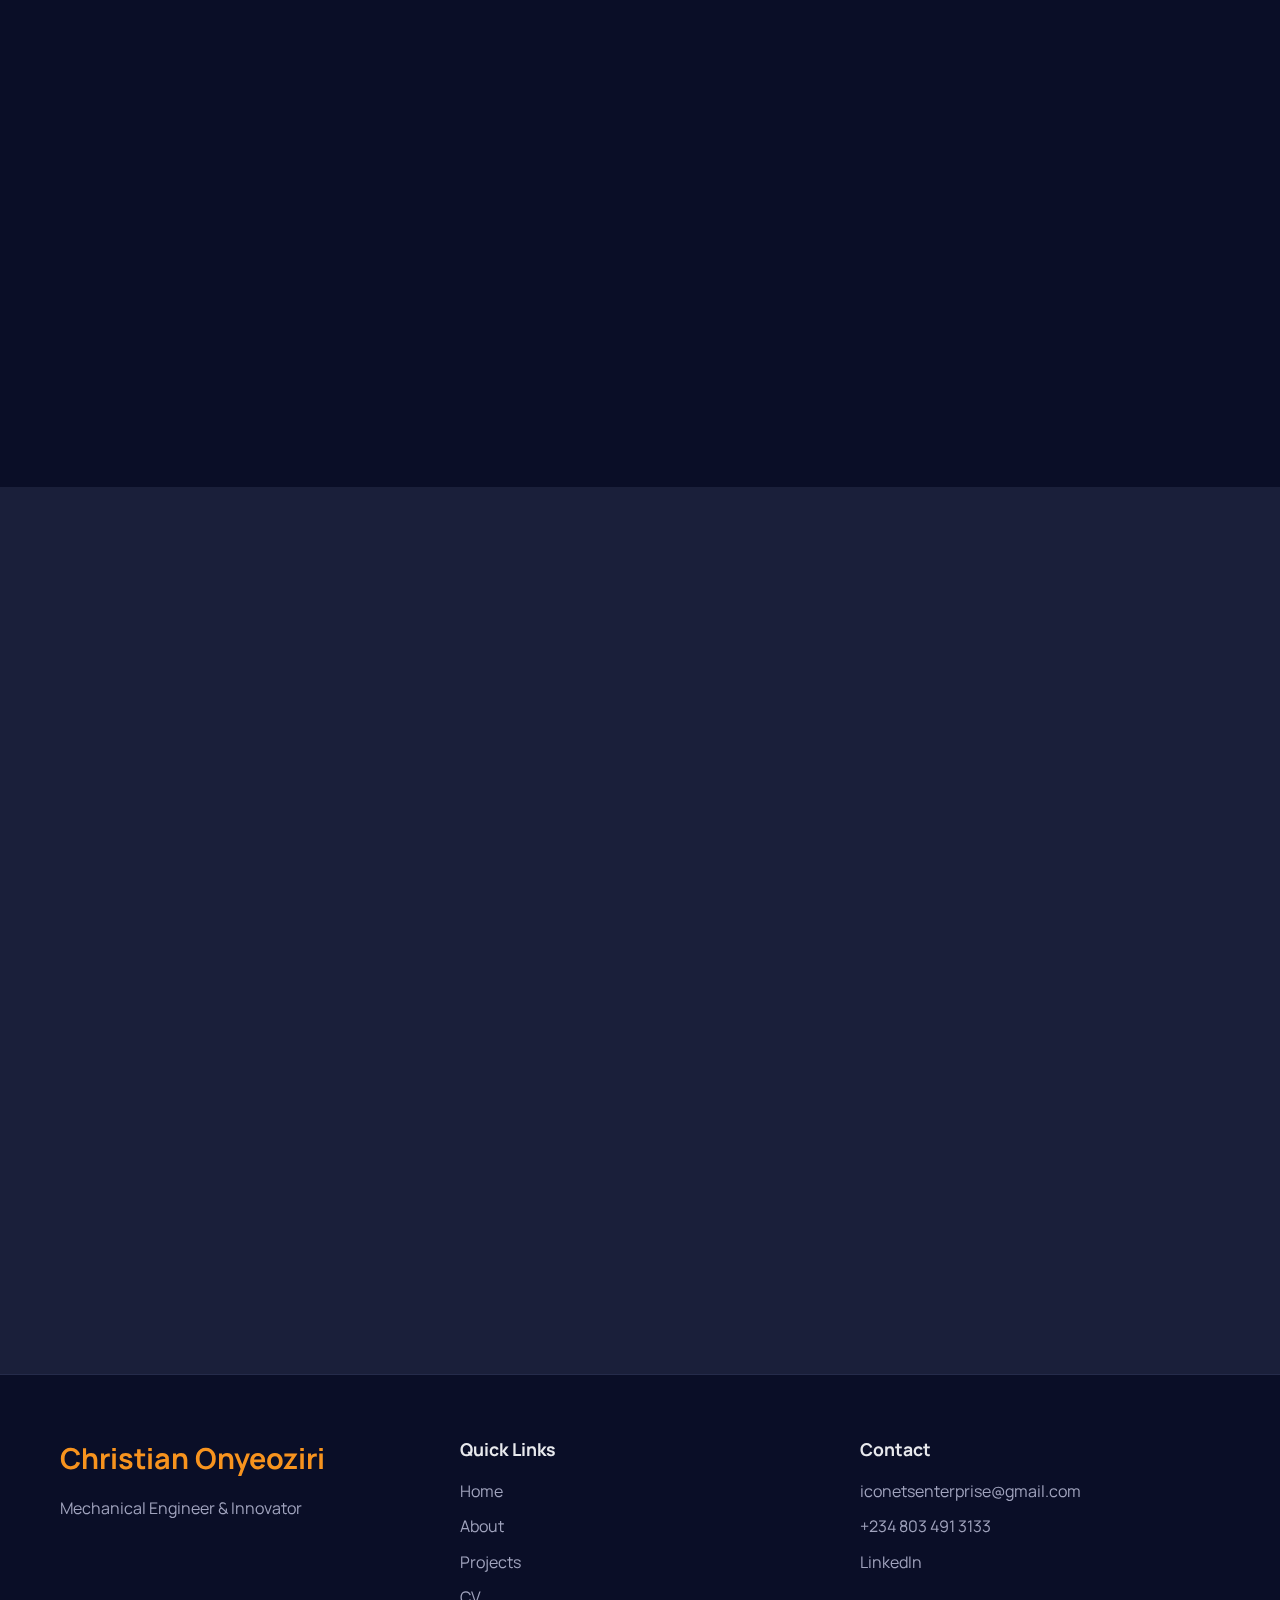
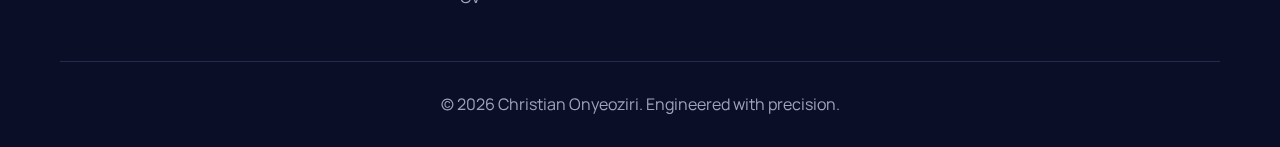
<file: publications.html>
<!DOCTYPE html>
<html lang="en">
<head>
    <meta charset="UTF-8">
    <meta name="viewport" content="width=device-width, initial-scale=1.0">
    <title>Publications & Research | Christian Onyeoziri</title>
    <link href="https://fonts.googleapis.com/css2?family=Space+Mono:wght@400;700&family=Manrope:wght@300;400;500;600;700;800&display=swap" rel="stylesheet">
    <link rel="stylesheet" href="./assets/styles.css">
</head>
<body>
    <div class="grid-background"></div>

    <!-- Navigation -->
    <nav class="navbar">
        <div class="container">
            <div class="nav-content">
                <a href="index.html" class="logo">CO</a>
                <button class="mobile-toggle" aria-label="Toggle menu">
                    <span></span>
                    <span></span>
                    <span></span>
                </button>
                <ul class="nav-links">
                    <li><a href="index.html">Home</a></li>
                    <li><a href="about.html">About</a></li>
                    <li><a href="projects.html">Projects</a></li>
                    <li><a href="gallery.html">Gallery</a></li>
                    <li><a href="publications.html" class="active">Publications</a></li>
                    <li><a href="cv.html">CV</a></li>
                    <li><a href="contact.html" class="nav-cta">Contact</a></li>
                </ul>
            </div>
        </div>
    </nav>

    <!-- Page Header -->
    <header class="page-header">
        <div class="container">
            <span class="tag">Research & Innovation</span>
            <h1>Publications & Research</h1>
            <p>Contributing to engineering knowledge and innovation</p>
        </div>
    </header>

    <!-- Research Publications -->
    <section>
        <div class="container">
            <div class="section-header scroll-animate">
                <span class="section-tag">Academic Contributions</span>
                <h2>Research Works</h2>
            </div>

            <div class="publication-list">
                <div class="publication-card scroll-animate">
                    <div class="publication-year">2020</div>
                    <div class="publication-content">
                        <h3>Extraction of Bio-oils and Biodiesel from African Oil Bean Seeds</h3>
                        <p class="publication-authors">Christian I. Onyeoziri</p>
                        <p class="publication-description">
                            Comprehensive research investigating African oil bean seeds as feedstock for bio-oil and biodiesel 
                            production. The study examined the effects of thermal pre-treatments on the quality and yield of bio-oil, 
                            contributing valuable insights to sustainable energy technology development and renewable fuel alternatives.
                        </p>
                        <div class="publication-meta">
                            <span class="meta-tag">Renewable Energy</span>
                            <span class="meta-tag">Biofuels</span>
                            <span class="meta-tag">Thermal Processing</span>
                            <span class="meta-tag">Postgraduate Research</span>
                        </div>
                    </div>
                </div>

                <div class="publication-card scroll-animate">
                    <div class="publication-year">2014</div>
                    <div class="publication-content">
                        <h3>Design and Construction of Mechanical Wheel-Powered Sprayer</h3>
                        <p class="publication-authors">Christian I. Onyeoziri</p>
                        <p class="publication-description">
                            Engineering thesis presenting the design, construction, and performance evaluation of an innovative 
                            mechanical sprayer powered by wheel rotation. The research improved ease of operation, time utilization 
                            in spraying, and convenience across various land formations. Awarded Certificate of Merit for contribution 
                            to technology development at Scientific Equipment Development Institute.
                        </p>
                        <div class="publication-meta">
                            <span class="meta-tag">Mechanical Design</span>
                            <span class="meta-tag">Agricultural Technology</span>
                            <span class="meta-tag">Product Innovation</span>
                            <span class="meta-tag">Award-Winning</span>
                        </div>
                    </div>
                </div>

                <div class="publication-card scroll-animate">
                    <div class="publication-year">2012</div>
                    <div class="publication-content">
                        <h3>Construction of Tiger Nut Drying Machine</h3>
                        <p class="publication-authors">Christian I. Onyeoziri</p>
                        <p class="publication-description">
                            Technical thesis documenting the design and construction of an automated tiger nut drying system. 
                            The research focused on reducing drying time while preserving nutritional content for use as a 
                            substitute for maize in poultry feed formulation. Included comprehensive nutrient analysis and 
                            performance evaluation.
                        </p>
                        <div class="publication-meta">
                            <span class="meta-tag">Agricultural Engineering</span>
                            <span class="meta-tag">Food Processing</span>
                            <span class="meta-tag">Thermal Systems</span>
                            <span class="meta-tag">HND Project</span>
                        </div>
                    </div>
                </div>

                <div class="publication-card scroll-animate">
                    <div class="publication-year">2009</div>
                    <div class="publication-content">
                        <h3>Production of Sandcrete Blocks for Poultry House Construction</h3>
                        <p class="publication-authors">Christian I. Onyeoziri</p>
                        <p class="publication-description">
                            Practical research project on sandcrete block production for deep litter system poultry house 
                            construction. The study included strength analysis of produced blocks, quality control measures, 
                            and structural compliance evaluation for agricultural building applications.
                        </p>
                        <div class="publication-meta">
                            <span class="meta-tag">Materials Science</span>
                            <span class="meta-tag">Structural Analysis</span>
                            <span class="meta-tag">Agricultural Construction</span>
                        </div>
                    </div>
                </div>
            </div>
        </div>
    </section>

    <style>
        .publication-list {
            display: grid;
            gap: 30px;
        }

        .publication-card {
            display: grid;
            grid-template-columns: 100px 1fr;
            gap: 30px;
            background: var(--surface);
            border: 1px solid var(--surface-light);
            border-radius: 12px;
            padding: 35px;
            transition: all 0.3s ease;
        }

        .publication-card:hover {
            border-color: var(--accent);
            transform: translateX(10px);
        }

        .publication-year {
            font-family: 'Space Mono', monospace;
            font-size: 1.5rem;
            font-weight: 700;
            color: var(--accent);
        }

        .publication-content h3 {
            color: var(--text);
            font-size: 1.4rem;
            margin-bottom: 10px;
            line-height: 1.4;
        }

        .publication-authors {
            color: var(--accent-secondary);
            font-weight: 600;
            margin-bottom: 15px;
            font-size: 0.95rem;
        }

        .publication-description {
            color: var(--text-muted);
            line-height: 1.8;
            margin-bottom: 20px;
        }

        .publication-meta {
            display: flex;
            flex-wrap: wrap;
            gap: 10px;
        }

        .meta-tag {
            background: var(--surface-light);
            color: var(--text-muted);
            padding: 6px 14px;
            border-radius: 6px;
            font-size: 0.8rem;
            font-family: 'Space Mono', monospace;
        }

        @media (max-width: 768px) {
            .publication-card {
                grid-template-columns: 1fr;
                gap: 15px;
            }
        }
    </style>

    <!-- Certifications & Awards -->
    <section style="background: var(--surface);">
        <div class="container">
            <div class="section-header scroll-animate">
                <span class="section-tag">Recognition</span>
                <h2>Awards & Certifications</h2>
            </div>

            <div class="awards-grid">
                <div class="award-card scroll-animate">
                    <div class="award-icon">🏆</div>
                    <h3>I-FAIR Israel/Nigeria Innovator Award</h3>
                    <p>International recognition for Iconets Sprayer innovation</p>
                </div>

                <div class="award-card scroll-animate">
                    <div class="award-icon">🎖️</div>
                    <h3>Certificate of Merit</h3>
                    <p>Mechanical Wheel Sprayer - Technology Development Contribution</p>
                </div>

                <div class="award-card scroll-animate">
                    <div class="award-icon">📜</div>
                    <h3>Millennium Development Goals DKF</h3>
                    <p>Development Knowledge Facilitator Certification</p>
                </div>

                <div class="award-card scroll-animate">
                    <div class="award-icon">🎓</div>
                    <h3>Skill Acquisition Training</h3>
                    <p>Agro Allied Technology & Entrepreneurship</p>
                </div>
            </div>
        </div>
    </section>

    <style>
        .awards-grid {
            display: grid;
            grid-template-columns: repeat(auto-fit, minmax(280px, 1fr));
            gap: 25px;
        }

        .award-card {
            background: var(--primary);
            border: 1px solid var(--surface-light);
            border-radius: 12px;
            padding: 30px;
            text-align: center;
            transition: all 0.3s ease;
        }

        .award-card:hover {
            border-color: var(--accent);
            transform: translateY(-5px);
            box-shadow: 0 10px 30px rgba(255, 107, 53, 0.2);
        }

        .award-icon {
            font-size: 3rem;
            margin-bottom: 15px;
        }

        .award-card h3 {
            color: var(--text);
            font-size: 1.2rem;
            margin-bottom: 10px;
        }

        .award-card p {
            color: var(--text-muted);
            font-size: 0.9rem;
        }
    </style>

    <!-- Footer -->
    <footer class="footer">
        <div class="container">
            <div class="footer-content">
                <div class="footer-section">
                    <h3>Christian Onyeoziri</h3>
                    <p>Mechanical Engineer & Innovator</p>
                </div>
                <div class="footer-section">
                    <h4>Quick Links</h4>
                    <ul>
                        <li><a href="index.html">Home</a></li>
                        <li><a href="about.html">About</a></li>
                        <li><a href="projects.html">Projects</a></li>
                        <li><a href="cv.html">CV</a></li>
                    </ul>
                </div>
                <div class="footer-section">
                    <h4>Contact</h4>
                    <ul>
                        <li><a href="mailto:iconetsenterprise@gmail.com">iconetsenterprise@gmail.com</a></li>
                        <li><a href="tel:+2348034913133">+234 803 491 3133</a></li>
                        <li><a href="https://linkedin.com/in/christian-onyeoziri">LinkedIn</a></li>
                    </ul>
                </div>
            </div>
            <div class="footer-bottom">
                <p>&copy; 2026 Christian Onyeoziri. Engineered with precision.</p>
            </div>
        </div>
    </footer>

    <script src="./assets/script.js"></script>
</body>
</html>
</file>
<file: asset/styles.css>
:root {
    --primary: #0A0E27;
    --accent: #FF6B35;
    --accent-secondary: #F7931E;
    --text: #E8E9ED;
    --text-muted: #A0A3BD;
    --surface: #1A1F3A;
    --surface-light: #252B4A;
    --grid-color: rgba(247, 147, 30, 0.08);
}

* {
    margin: 0;
    padding: 0;
    box-sizing: border-box;
}

body {
    font-family: 'Manrope', sans-serif;
    background: var(--primary);
    color: var(--text);
    line-height: 1.6;
    overflow-x: hidden;
}

/* Grid Background */
.grid-background {
    position: fixed;
    top: 0;
    left: 0;
    width: 100%;
    height: 100%;
    background-image: 
        linear-gradient(var(--grid-color) 1px, transparent 1px),
        linear-gradient(90deg, var(--grid-color) 1px, transparent 1px);
    background-size: 50px 50px;
    pointer-events: none;
    z-index: 0;
    opacity: 0.4;
}

.container {
    max-width: 1200px;
    margin: 0 auto;
    padding: 0 20px;
    position: relative;
    z-index: 1;
}

/* Navigation */
.navbar {
    position: fixed;
    top: 0;
    left: 0;
    right: 0;
    background: rgba(10, 14, 39, 0.95);
    backdrop-filter: blur(10px);
    border-bottom: 1px solid var(--surface-light);
    z-index: 1000;
    padding: 15px 0;
}

.nav-content {
    display: flex;
    justify-content: space-between;
    align-items: center;
}

.logo {
    font-size: 1.8rem;
    font-weight: 800;
    color: var(--accent);
    text-decoration: none;
    font-family: 'Space Mono', monospace;
}

.nav-links {
    display: flex;
    list-style: none;
    gap: 35px;
    align-items: center;
}

.nav-links a {
    color: var(--text);
    text-decoration: none;
    font-weight: 500;
    font-size: 0.95rem;
    transition: color 0.3s ease;
    position: relative;
}

.nav-links a::after {
    content: '';
    position: absolute;
    bottom: -5px;
    left: 0;
    width: 0;
    height: 2px;
    background: var(--accent);
    transition: width 0.3s ease;
}

.nav-links a:hover::after,
.nav-links a.active::after {
    width: 100%;
}

.nav-links a:hover,
.nav-links a.active {
    color: var(--accent);
}

.nav-cta {
    background: var(--accent);
    color: white !important;
    padding: 10px 25px;
    border-radius: 6px;
}

.nav-cta::after {
    display: none;
}

.nav-cta:hover {
    background: var(--accent-secondary);
    color: white !important;
}

.mobile-toggle {
    display: none;
    flex-direction: column;
    gap: 5px;
    background: none;
    border: none;
    cursor: pointer;
    padding: 5px;
}

.mobile-toggle span {
    width: 25px;
    height: 3px;
    background: var(--text);
    border-radius: 3px;
    transition: all 0.3s ease;
}

/* Hero Section */
.hero-section {
    min-height: 100vh;
    display: flex;
    align-items: center;
    padding-top: 80px;
}

.hero-content {
    animation: fadeInUp 1s ease-out;
}

.tag {
    display: inline-block;
    background: rgba(255, 107, 53, 0.1);
    color: var(--accent);
    padding: 8px 20px;
    border-radius: 20px;
    font-size: 0.85rem;
    font-weight: 600;
    letter-spacing: 1px;
    text-transform: uppercase;
    margin-bottom: 20px;
    border: 1px solid rgba(255, 107, 53, 0.3);
}

h1 {
    font-size: clamp(2.5rem, 8vw, 5rem);
    font-weight: 800;
    line-height: 1.1;
    margin-bottom: 20px;
    background: linear-gradient(135deg, var(--text) 0%, var(--accent-secondary) 100%);
    -webkit-background-clip: text;
    -webkit-text-fill-color: transparent;
    background-clip: text;
}

.subtitle {
    font-size: clamp(1.2rem, 3vw, 1.8rem);
    color: var(--text-muted);
    margin-bottom: 30px;
    font-weight: 300;
}

.hero-description {
    font-size: 1.1rem;
    color: var(--text-muted);
    max-width: 600px;
    margin-bottom: 40px;
    line-height: 1.8;
}

.cta-buttons {
    display: flex;
    gap: 20px;
    flex-wrap: wrap;
}

.btn {
    padding: 15px 35px;
    border-radius: 8px;
    font-weight: 600;
    text-decoration: none;
    display: inline-block;
    transition: all 0.3s ease;
    font-family: 'Space Mono', monospace;
    font-size: 0.95rem;
    border: 2px solid transparent;
}

.btn-primary {
    background: var(--accent);
    color: white;
    border-color: var(--accent);
}

.btn-primary:hover {
    background: transparent;
    transform: translateY(-2px);
    box-shadow: 0 10px 30px rgba(255, 107, 53, 0.3);
}

.btn-secondary {
    background: transparent;
    color: var(--text);
    border-color: var(--surface-light);
}

.btn-secondary:hover {
    border-color: var(--accent-secondary);
    color: var(--accent-secondary);
    transform: translateY(-2px);
}

/* Stats Section */
.stats-section {
    padding: 80px 0;
}

.stats {
    display: grid;
    grid-template-columns: repeat(auto-fit, minmax(200px, 1fr));
    gap: 30px;
}

.stat-card {
    background: var(--surface);
    padding: 30px;
    border-radius: 12px;
    border: 1px solid var(--surface-light);
    text-align: center;
    transition: all 0.3s ease;
}

.stat-card:hover {
    transform: translateY(-5px);
    border-color: var(--accent);
    box-shadow: 0 10px 40px rgba(255, 107, 53, 0.2);
}

.stat-number {
    font-size: 3rem;
    font-weight: 800;
    color: var(--accent-secondary);
    font-family: 'Space Mono', monospace;
}

.stat-label {
    color: var(--text-muted);
    font-size: 0.95rem;
    margin-top: 10px;
}

/* Section Styling */
section {
    padding: 100px 0;
}

.section-header {
    margin-bottom: 60px;
}

.section-tag {
    color: var(--accent);
    font-family: 'Space Mono', monospace;
    font-size: 0.85rem;
    font-weight: 700;
    letter-spacing: 2px;
    text-transform: uppercase;
    margin-bottom: 15px;
    display: block;
}

h2 {
    font-size: clamp(2rem, 5vw, 3rem);
    font-weight: 800;
    margin-bottom: 20px;
}

h3 {
    font-size: clamp(1.3rem, 3vw, 1.8rem);
    font-weight: 700;
    margin-bottom: 15px;
}

.section-description {
    color: var(--text-muted);
    font-size: 1.1rem;
    max-width: 700px;
}

/* Quick About */
.quick-about {
    background: var(--surface);
    border-top: 1px solid var(--surface-light);
    border-bottom: 1px solid var(--surface-light);
}

.about-grid {
    display: grid;
    grid-template-columns: 1fr 1fr;
    gap: 60px;
    align-items: center;
}

.about-text p {
    color: var(--text-muted);
    margin-bottom: 20px;
    line-height: 1.8;
}

.image-placeholder {
    background: var(--surface-light);
    border: 2px dashed var(--accent);
    border-radius: 12px;
    height: 400px;
    display: flex;
    flex-direction: column;
    align-items: center;
    justify-content: center;
    color: var(--text-muted);
}

.placeholder-icon {
    font-size: 4rem;
    margin-bottom: 20px;
}

/* Projects Grid */
.projects-grid {
    display: grid;
    grid-template-columns: repeat(auto-fit, minmax(320px, 1fr));
    gap: 30px;
}

.project-card {
    background: var(--surface);
    border: 1px solid var(--surface-light);
    border-radius: 12px;
    padding: 35px;
    transition: all 0.3s ease;
    position: relative;
}

.project-card:hover {
    transform: translateY(-10px);
    box-shadow: 0 20px 60px rgba(255, 107, 53, 0.15);
    border-color: var(--accent);
}

.project-icon {
    width: 50px;
    height: 50px;
    background: linear-gradient(135deg, var(--accent), var(--accent-secondary));
    border-radius: 10px;
    display: flex;
    align-items: center;
    justify-content: center;
    font-size: 1.5rem;
    margin-bottom: 20px;
}

.project-title {
    font-size: 1.4rem;
    font-weight: 700;
    margin-bottom: 10px;
    color: var(--text);
}

.project-date {
    color: var(--text-muted);
    font-size: 0.85rem;
    margin-bottom: 15px;
    font-family: 'Space Mono', monospace;
}

.project-description {
    color: var(--text-muted);
    line-height: 1.8;
    margin-bottom: 20px;
}

.project-link {
    color: var(--accent);
    text-decoration: none;
    font-weight: 600;
    display: inline-flex;
    align-items: center;
    gap: 5px;
    transition: gap 0.3s ease;
}

.project-link:hover {
    gap: 10px;
}

/* CTA Section */
.cta-section {
    background: linear-gradient(135deg, var(--surface) 0%, var(--surface-light) 100%);
    border-top: 1px solid var(--surface-light);
    border-bottom: 1px solid var(--surface-light);
}

.cta-content {
    text-align: center;
    max-width: 700px;
    margin: 0 auto;
}

.cta-content h2 {
    margin-bottom: 20px;
}

.cta-content p {
    color: var(--text-muted);
    margin-bottom: 30px;
    font-size: 1.1rem;
}

/* Footer */
.footer {
    padding: 60px 0 30px;
    border-top: 1px solid var(--surface-light);
}

.footer-content {
    display: grid;
    grid-template-columns: repeat(auto-fit, minmax(250px, 1fr));
    gap: 40px;
    margin-bottom: 40px;
}

.footer-section h3 {
    color: var(--accent-secondary);
    margin-bottom: 15px;
}

.footer-section h4 {
    color: var(--text);
    margin-bottom: 15px;
    font-size: 1.1rem;
}

.footer-section p {
    color: var(--text-muted);
}

.footer-section ul {
    list-style: none;
}

.footer-section ul li {
    margin-bottom: 10px;
}

.footer-section ul li a {
    color: var(--text-muted);
    text-decoration: none;
    transition: color 0.3s ease;
}

.footer-section ul li a:hover {
    color: var(--accent);
}

.footer-bottom {
    text-align: center;
    padding-top: 30px;
    border-top: 1px solid var(--surface-light);
    color: var(--text-muted);
}

/* Utility Classes */
.text-center {
    text-align: center;
}

/* Animations */
@keyframes fadeInUp {
    from {
        opacity: 0;
        transform: translateY(30px);
    }
    to {
        opacity: 1;
        transform: translateY(0);
    }
}

.scroll-animate {
    opacity: 0;
    transform: translateY(30px);
    transition: all 0.6s ease-out;
}

.scroll-animate.active {
    opacity: 1;
    transform: translateY(0);
}

/* Page Header (for non-home pages) */
.page-header {
    padding: 150px 0 80px;
    text-align: center;
}

.page-header h1 {
    margin-bottom: 20px;
}

.page-header p {
    color: var(--text-muted);
    font-size: 1.2rem;
    max-width: 600px;
    margin: 0 auto;
}

/* Responsive Design */
@media (max-width: 968px) {
    .about-grid {
        grid-template-columns: 1fr;
    }

    .footer-content {
        grid-template-columns: 1fr;
    }
}

@media (max-width: 768px) {
    .mobile-toggle {
        display: flex;
    }

    .nav-links {
        position: fixed;
        top: 70px;
        left: -100%;
        width: 100%;
        background: var(--surface);
        flex-direction: column;
        padding: 30px;
        gap: 20px;
        transition: left 0.3s ease;
        border-bottom: 1px solid var(--surface-light);
    }

    .nav-links.active {
        left: 0;
    }

    .stats {
        grid-template-columns: 1fr;
    }

    .projects-grid {
        grid-template-columns: 1fr;
    }

    h1 {
        font-size: 2.5rem;
    }

    .cta-buttons {
        flex-direction: column;
    }

    .btn {
        width: 100%;
        text-align: center;
    }
}
</file>
<file: assets/styles.css>
:root {
    --primary: #0A0E27;
    --accent: #FF6B35;
    --accent-secondary: #F7931E;
    --text: #E8E9ED;
    --text-muted: #A0A3BD;
    --surface: #1A1F3A;
    --surface-light: #252B4A;
    --grid-color: rgba(247, 147, 30, 0.08);
}

* {
    margin: 0;
    padding: 0;
    box-sizing: border-box;
}

body {
    font-family: 'Manrope', sans-serif;
    background: var(--primary);
    color: var(--text);
    line-height: 1.6;
    overflow-x: hidden;
}

/* Grid Background */
.grid-background {
    position: fixed;
    top: 0;
    left: 0;
    width: 100%;
    height: 100%;
    background-image: 
        linear-gradient(var(--grid-color) 1px, transparent 1px),
        linear-gradient(90deg, var(--grid-color) 1px, transparent 1px);
    background-size: 50px 50px;
    pointer-events: none;
    z-index: 0;
    opacity: 0.4;
}

.container {
    max-width: 1200px;
    margin: 0 auto;
    padding: 0 20px;
    position: relative;
    z-index: 1;
}

/* Navigation */
.navbar {
    position: fixed;
    top: 0;
    left: 0;
    right: 0;
    background: rgba(10, 14, 39, 0.95);
    backdrop-filter: blur(10px);
    border-bottom: 1px solid var(--surface-light);
    z-index: 1000;
    padding: 15px 0;
}

.nav-content {
    display: flex;
    justify-content: space-between;
    align-items: center;
}

.logo {
    font-size: 1.8rem;
    font-weight: 800;
    color: var(--accent);
    text-decoration: none;
    font-family: 'Space Mono', monospace;
}

.nav-links {
    display: flex;
    list-style: none;
    gap: 35px;
    align-items: center;
}

.nav-links a {
    color: var(--text);
    text-decoration: none;
    font-weight: 500;
    font-size: 0.95rem;
    transition: color 0.3s ease;
    position: relative;
}

.nav-links a::after {
    content: '';
    position: absolute;
    bottom: -5px;
    left: 0;
    width: 0;
    height: 2px;
    background: var(--accent);
    transition: width 0.3s ease;
}

.nav-links a:hover::after,
.nav-links a.active::after {
    width: 100%;
}

.nav-links a:hover,
.nav-links a.active {
    color: var(--accent);
}

.nav-cta {
    background: var(--accent);
    color: white !important;
    padding: 10px 25px;
    border-radius: 6px;
}

.nav-cta::after {
    display: none;
}

.nav-cta:hover {
    background: var(--accent-secondary);
    color: white !important;
}

.mobile-toggle {
    display: none;
    flex-direction: column;
    gap: 5px;
    background: none;
    border: none;
    cursor: pointer;
    padding: 5px;
}

.mobile-toggle span {
    width: 25px;
    height: 3px;
    background: var(--text);
    border-radius: 3px;
    transition: all 0.3s ease;
}

/* Hero Section */
.hero-section {
    min-height: 100vh;
    display: flex;
    align-items: center;
    padding-top: 80px;
}

.hero-content {
    animation: fadeInUp 1s ease-out;
}

.tag {
    display: inline-block;
    background: rgba(255, 107, 53, 0.1);
    color: var(--accent);
    padding: 8px 20px;
    border-radius: 20px;
    font-size: 0.85rem;
    font-weight: 600;
    letter-spacing: 1px;
    text-transform: uppercase;
    margin-bottom: 20px;
    border: 1px solid rgba(255, 107, 53, 0.3);
}

h1 {
    font-size: clamp(2.5rem, 8vw, 5rem);
    font-weight: 800;
    line-height: 1.1;
    margin-bottom: 20px;
    background: linear-gradient(135deg, var(--text) 0%, var(--accent-secondary) 100%);
    -webkit-background-clip: text;
    -webkit-text-fill-color: transparent;
    background-clip: text;
}

.subtitle {
    font-size: clamp(1.2rem, 3vw, 1.8rem);
    color: var(--text-muted);
    margin-bottom: 30px;
    font-weight: 300;
}

.hero-description {
    font-size: 1.1rem;
    color: var(--text-muted);
    max-width: 600px;
    margin-bottom: 40px;
    line-height: 1.8;
}

.cta-buttons {
    display: flex;
    gap: 20px;
    flex-wrap: wrap;
}

.btn {
    padding: 15px 35px;
    border-radius: 8px;
    font-weight: 600;
    text-decoration: none;
    display: inline-block;
    transition: all 0.3s ease;
    font-family: 'Space Mono', monospace;
    font-size: 0.95rem;
    border: 2px solid transparent;
}

.btn-primary {
    background: var(--accent);
    color: white;
    border-color: var(--accent);
}

.btn-primary:hover {
    background: transparent;
    transform: translateY(-2px);
    box-shadow: 0 10px 30px rgba(255, 107, 53, 0.3);
}

.btn-secondary {
    background: transparent;
    color: var(--text);
    border-color: var(--surface-light);
}

.btn-secondary:hover {
    border-color: var(--accent-secondary);
    color: var(--accent-secondary);
    transform: translateY(-2px);
}

/* Stats Section */
.stats-section {
    padding: 80px 0;
}

.stats {
    display: grid;
    grid-template-columns: repeat(auto-fit, minmax(200px, 1fr));
    gap: 30px;
}

.stat-card {
    background: var(--surface);
    padding: 30px;
    border-radius: 12px;
    border: 1px solid var(--surface-light);
    text-align: center;
    transition: all 0.3s ease;
}

.stat-card:hover {
    transform: translateY(-5px);
    border-color: var(--accent);
    box-shadow: 0 10px 40px rgba(255, 107, 53, 0.2);
}

.stat-number {
    font-size: 3rem;
    font-weight: 800;
    color: var(--accent-secondary);
    font-family: 'Space Mono', monospace;
}

.stat-label {
    color: var(--text-muted);
    font-size: 0.95rem;
    margin-top: 10px;
}

/* Section Styling */
section {
    padding: 100px 0;
}

.section-header {
    margin-bottom: 60px;
}

.section-tag {
    color: var(--accent);
    font-family: 'Space Mono', monospace;
    font-size: 0.85rem;
    font-weight: 700;
    letter-spacing: 2px;
    text-transform: uppercase;
    margin-bottom: 15px;
    display: block;
}

h2 {
    font-size: clamp(2rem, 5vw, 3rem);
    font-weight: 800;
    margin-bottom: 20px;
}

h3 {
    font-size: clamp(1.3rem, 3vw, 1.8rem);
    font-weight: 700;
    margin-bottom: 15px;
}

.section-description {
    color: var(--text-muted);
    font-size: 1.1rem;
    max-width: 700px;
}

/* Quick About */
.quick-about {
    background: var(--surface);
    border-top: 1px solid var(--surface-light);
    border-bottom: 1px solid var(--surface-light);
}

.about-grid {
    display: grid;
    grid-template-columns: 1fr 1fr;
    gap: 60px;
    align-items: center;
}

.about-text p {
    color: var(--text-muted);
    margin-bottom: 20px;
    line-height: 1.8;
}

.image-placeholder {
    background: var(--surface-light);
    border: 2px dashed var(--accent);
    border-radius: 12px;
    height: 400px;
    display: flex;
    flex-direction: column;
    align-items: center;
    justify-content: center;
    color: var(--text-muted);
}

.placeholder-icon {
    font-size: 4rem;
    margin-bottom: 20px;
}

/* Projects Grid */
.projects-grid {
    display: grid;
    grid-template-columns: repeat(auto-fit, minmax(320px, 1fr));
    gap: 30px;
}

.project-card {
    background: var(--surface);
    border: 1px solid var(--surface-light);
    border-radius: 12px;
    padding: 35px;
    transition: all 0.3s ease;
    position: relative;
}

.project-card:hover {
    transform: translateY(-10px);
    box-shadow: 0 20px 60px rgba(255, 107, 53, 0.15);
    border-color: var(--accent);
}

.project-icon {
    width: 50px;
    height: 50px;
    background: linear-gradient(135deg, var(--accent), var(--accent-secondary));
    border-radius: 10px;
    display: flex;
    align-items: center;
    justify-content: center;
    font-size: 1.5rem;
    margin-bottom: 20px;
}

.project-title {
    font-size: 1.4rem;
    font-weight: 700;
    margin-bottom: 10px;
    color: var(--text);
}

.project-date {
    color: var(--text-muted);
    font-size: 0.85rem;
    margin-bottom: 15px;
    font-family: 'Space Mono', monospace;
}

.project-description {
    color: var(--text-muted);
    line-height: 1.8;
    margin-bottom: 20px;
}

.project-link {
    color: var(--accent);
    text-decoration: none;
    font-weight: 600;
    display: inline-flex;
    align-items: center;
    gap: 5px;
    transition: gap 0.3s ease;
}

.project-link:hover {
    gap: 10px;
}

/* CTA Section */
.cta-section {
    background: linear-gradient(135deg, var(--surface) 0%, var(--surface-light) 100%);
    border-top: 1px solid var(--surface-light);
    border-bottom: 1px solid var(--surface-light);
}

.cta-content {
    text-align: center;
    max-width: 700px;
    margin: 0 auto;
}

.cta-content h2 {
    margin-bottom: 20px;
}

.cta-content p {
    color: var(--text-muted);
    margin-bottom: 30px;
    font-size: 1.1rem;
}

/* Footer */
.footer {
    padding: 60px 0 30px;
    border-top: 1px solid var(--surface-light);
}

.footer-content {
    display: grid;
    grid-template-columns: repeat(auto-fit, minmax(250px, 1fr));
    gap: 40px;
    margin-bottom: 40px;
}

.footer-section h3 {
    color: var(--accent-secondary);
    margin-bottom: 15px;
}

.footer-section h4 {
    color: var(--text);
    margin-bottom: 15px;
    font-size: 1.1rem;
}

.footer-section p {
    color: var(--text-muted);
}

.footer-section ul {
    list-style: none;
}

.footer-section ul li {
    margin-bottom: 10px;
}

.footer-section ul li a {
    color: var(--text-muted);
    text-decoration: none;
    transition: color 0.3s ease;
}

.footer-section ul li a:hover {
    color: var(--accent);
}

.footer-bottom {
    text-align: center;
    padding-top: 30px;
    border-top: 1px solid var(--surface-light);
    color: var(--text-muted);
}

/* Utility Classes */
.text-center {
    text-align: center;
}

/* Animations */
@keyframes fadeInUp {
    from {
        opacity: 0;
        transform: translateY(30px);
    }
    to {
        opacity: 1;
        transform: translateY(0);
    }
}

.scroll-animate {
    opacity: 0;
    transform: translateY(30px);
    transition: all 0.6s ease-out;
}

.scroll-animate.active {
    opacity: 1;
    transform: translateY(0);
}

/* Page Header (for non-home pages) */
.page-header {
    padding: 150px 0 80px;
    text-align: center;
}

.page-header h1 {
    margin-bottom: 20px;
}

.page-header p {
    color: var(--text-muted);
    font-size: 1.2rem;
    max-width: 600px;
    margin: 0 auto;
}

/* Responsive Design */
@media (max-width: 968px) {
    .about-grid {
        grid-template-columns: 1fr;
    }

    .footer-content {
        grid-template-columns: 1fr;
    }
}

@media (max-width: 768px) {
    .mobile-toggle {
        display: flex;
    }

    .nav-links {
        position: fixed;
        top: 70px;
        left: -100%;
        width: 100%;
        background: var(--surface);
        flex-direction: column;
        padding: 30px;
        gap: 20px;
        transition: left 0.3s ease;
        border-bottom: 1px solid var(--surface-light);
    }

    .nav-links.active {
        left: 0;
    }

    .stats {
        grid-template-columns: 1fr;
    }

    .projects-grid {
        grid-template-columns: 1fr;
    }

    h1 {
        font-size: 2.5rem;
    }

    .cta-buttons {
        flex-direction: column;
    }

    .btn {
        width: 100%;
        text-align: center;
    }
}
</file>
<file: styles.css>
:root {
    --primary: #0A0E27;
    --accent: #FF6B35;
    --accent-secondary: #F7931E;
    --text: #E8E9ED;
    --text-muted: #A0A3BD;
    --surface: #1A1F3A;
    --surface-light: #252B4A;
    --grid-color: rgba(247, 147, 30, 0.08);
}

* {
    margin: 0;
    padding: 0;
    box-sizing: border-box;
}

body {
    font-family: 'Manrope', sans-serif;
    background: var(--primary);
    color: var(--text);
    line-height: 1.6;
    overflow-x: hidden;
}

/* Grid Background */
.grid-background {
    position: fixed;
    top: 0;
    left: 0;
    width: 100%;
    height: 100%;
    background-image: 
        linear-gradient(var(--grid-color) 1px, transparent 1px),
        linear-gradient(90deg, var(--grid-color) 1px, transparent 1px);
    background-size: 50px 50px;
    pointer-events: none;
    z-index: 0;
    opacity: 0.4;
}

.container {
    max-width: 1200px;
    margin: 0 auto;
    padding: 0 20px;
    position: relative;
    z-index: 1;
}

/* Navigation */
.navbar {
    position: fixed;
    top: 0;
    left: 0;
    right: 0;
    background: rgba(10, 14, 39, 0.95);
    backdrop-filter: blur(10px);
    border-bottom: 1px solid var(--surface-light);
    z-index: 1000;
    padding: 15px 0;
}

.nav-content {
    display: flex;
    justify-content: space-between;
    align-items: center;
}

.logo {
    font-size: 1.8rem;
    font-weight: 800;
    color: var(--accent);
    text-decoration: none;
    font-family: 'Space Mono', monospace;
}

.nav-links {
    display: flex;
    list-style: none;
    gap: 35px;
    align-items: center;
}

.nav-links a {
    color: var(--text);
    text-decoration: none;
    font-weight: 500;
    font-size: 0.95rem;
    transition: color 0.3s ease;
    position: relative;
}

.nav-links a::after {
    content: '';
    position: absolute;
    bottom: -5px;
    left: 0;
    width: 0;
    height: 2px;
    background: var(--accent);
    transition: width 0.3s ease;
}

.nav-links a:hover::after,
.nav-links a.active::after {
    width: 100%;
}

.nav-links a:hover,
.nav-links a.active {
    color: var(--accent);
}

.nav-cta {
    background: var(--accent);
    color: white !important;
    padding: 10px 25px;
    border-radius: 6px;
}

.nav-cta::after {
    display: none;
}

.nav-cta:hover {
    background: var(--accent-secondary);
    color: white !important;
}

.mobile-toggle {
    display: none;
    flex-direction: column;
    gap: 5px;
    background: none;
    border: none;
    cursor: pointer;
    padding: 5px;
}

.mobile-toggle span {
    width: 25px;
    height: 3px;
    background: var(--text);
    border-radius: 3px;
    transition: all 0.3s ease;
}

/* Hero Section */
.hero-section {
    min-height: 100vh;
    display: flex;
    align-items: center;
    padding-top: 80px;
}

.hero-content {
    animation: fadeInUp 1s ease-out;
}

.tag {
    display: inline-block;
    background: rgba(255, 107, 53, 0.1);
    color: var(--accent);
    padding: 8px 20px;
    border-radius: 20px;
    font-size: 0.85rem;
    font-weight: 600;
    letter-spacing: 1px;
    text-transform: uppercase;
    margin-bottom: 20px;
    border: 1px solid rgba(255, 107, 53, 0.3);
}

h1 {
    font-size: clamp(2.5rem, 8vw, 5rem);
    font-weight: 800;
    line-height: 1.1;
    margin-bottom: 20px;
    background: linear-gradient(135deg, var(--text) 0%, var(--accent-secondary) 100%);
    -webkit-background-clip: text;
    -webkit-text-fill-color: transparent;
    background-clip: text;
}

.subtitle {
    font-size: clamp(1.2rem, 3vw, 1.8rem);
    color: var(--text-muted);
    margin-bottom: 30px;
    font-weight: 300;
}

.hero-description {
    font-size: 1.1rem;
    color: var(--text-muted);
    max-width: 600px;
    margin-bottom: 40px;
    line-height: 1.8;
}

.cta-buttons {
    display: flex;
    gap: 20px;
    flex-wrap: wrap;
}

.btn {
    padding: 15px 35px;
    border-radius: 8px;
    font-weight: 600;
    text-decoration: none;
    display: inline-block;
    transition: all 0.3s ease;
    font-family: 'Space Mono', monospace;
    font-size: 0.95rem;
    border: 2px solid transparent;
}

.btn-primary {
    background: var(--accent);
    color: white;
    border-color: var(--accent);
}

.btn-primary:hover {
    background: transparent;
    transform: translateY(-2px);
    box-shadow: 0 10px 30px rgba(255, 107, 53, 0.3);
}

.btn-secondary {
    background: transparent;
    color: var(--text);
    border-color: var(--surface-light);
}

.btn-secondary:hover {
    border-color: var(--accent-secondary);
    color: var(--accent-secondary);
    transform: translateY(-2px);
}

/* Stats Section */
.stats-section {
    padding: 80px 0;
}

.stats {
    display: grid;
    grid-template-columns: repeat(auto-fit, minmax(200px, 1fr));
    gap: 30px;
}

.stat-card {
    background: var(--surface);
    padding: 30px;
    border-radius: 12px;
    border: 1px solid var(--surface-light);
    text-align: center;
    transition: all 0.3s ease;
}

.stat-card:hover {
    transform: translateY(-5px);
    border-color: var(--accent);
    box-shadow: 0 10px 40px rgba(255, 107, 53, 0.2);
}

.stat-number {
    font-size: 3rem;
    font-weight: 800;
    color: var(--accent-secondary);
    font-family: 'Space Mono', monospace;
}

.stat-label {
    color: var(--text-muted);
    font-size: 0.95rem;
    margin-top: 10px;
}

/* Section Styling */
section {
    padding: 100px 0;
}

.section-header {
    margin-bottom: 60px;
}

.section-tag {
    color: var(--accent);
    font-family: 'Space Mono', monospace;
    font-size: 0.85rem;
    font-weight: 700;
    letter-spacing: 2px;
    text-transform: uppercase;
    margin-bottom: 15px;
    display: block;
}

h2 {
    font-size: clamp(2rem, 5vw, 3rem);
    font-weight: 800;
    margin-bottom: 20px;
}

h3 {
    font-size: clamp(1.3rem, 3vw, 1.8rem);
    font-weight: 700;
    margin-bottom: 15px;
}

.section-description {
    color: var(--text-muted);
    font-size: 1.1rem;
    max-width: 700px;
}

/* Quick About */
.quick-about {
    background: var(--surface);
    border-top: 1px solid var(--surface-light);
    border-bottom: 1px solid var(--surface-light);
}

.about-grid {
    display: grid;
    grid-template-columns: 1fr 1fr;
    gap: 60px;
    align-items: center;
}

.about-text p {
    color: var(--text-muted);
    margin-bottom: 20px;
    line-height: 1.8;
}

.image-placeholder {
    background: var(--surface-light);
    border: 2px dashed var(--accent);
    border-radius: 12px;
    height: 400px;
    display: flex;
    flex-direction: column;
    align-items: center;
    justify-content: center;
    color: var(--text-muted);
}

.placeholder-icon {
    font-size: 4rem;
    margin-bottom: 20px;
}

/* Projects Grid */
.projects-grid {
    display: grid;
    grid-template-columns: repeat(auto-fit, minmax(320px, 1fr));
    gap: 30px;
}

.project-card {
    background: var(--surface);
    border: 1px solid var(--surface-light);
    border-radius: 12px;
    padding: 35px;
    transition: all 0.3s ease;
    position: relative;
}

.project-card:hover {
    transform: translateY(-10px);
    box-shadow: 0 20px 60px rgba(255, 107, 53, 0.15);
    border-color: var(--accent);
}

.project-icon {
    width: 50px;
    height: 50px;
    background: linear-gradient(135deg, var(--accent), var(--accent-secondary));
    border-radius: 10px;
    display: flex;
    align-items: center;
    justify-content: center;
    font-size: 1.5rem;
    margin-bottom: 20px;
}

.project-title {
    font-size: 1.4rem;
    font-weight: 700;
    margin-bottom: 10px;
    color: var(--text);
}

.project-date {
    color: var(--text-muted);
    font-size: 0.85rem;
    margin-bottom: 15px;
    font-family: 'Space Mono', monospace;
}

.project-description {
    color: var(--text-muted);
    line-height: 1.8;
    margin-bottom: 20px;
}

.project-link {
    color: var(--accent);
    text-decoration: none;
    font-weight: 600;
    display: inline-flex;
    align-items: center;
    gap: 5px;
    transition: gap 0.3s ease;
}

.project-link:hover {
    gap: 10px;
}

/* CTA Section */
.cta-section {
    background: linear-gradient(135deg, var(--surface) 0%, var(--surface-light) 100%);
    border-top: 1px solid var(--surface-light);
    border-bottom: 1px solid var(--surface-light);
}

.cta-content {
    text-align: center;
    max-width: 700px;
    margin: 0 auto;
}

.cta-content h2 {
    margin-bottom: 20px;
}

.cta-content p {
    color: var(--text-muted);
    margin-bottom: 30px;
    font-size: 1.1rem;
}

/* Footer */
.footer {
    padding: 60px 0 30px;
    border-top: 1px solid var(--surface-light);
}

.footer-content {
    display: grid;
    grid-template-columns: repeat(auto-fit, minmax(250px, 1fr));
    gap: 40px;
    margin-bottom: 40px;
}

.footer-section h3 {
    color: var(--accent-secondary);
    margin-bottom: 15px;
}

.footer-section h4 {
    color: var(--text);
    margin-bottom: 15px;
    font-size: 1.1rem;
}

.footer-section p {
    color: var(--text-muted);
}

.footer-section ul {
    list-style: none;
}

.footer-section ul li {
    margin-bottom: 10px;
}

.footer-section ul li a {
    color: var(--text-muted);
    text-decoration: none;
    transition: color 0.3s ease;
}

.footer-section ul li a:hover {
    color: var(--accent);
}

.footer-bottom {
    text-align: center;
    padding-top: 30px;
    border-top: 1px solid var(--surface-light);
    color: var(--text-muted);
}

/* Utility Classes */
.text-center {
    text-align: center;
}

/* Animations */
@keyframes fadeInUp {
    from {
        opacity: 0;
        transform: translateY(30px);
    }
    to {
        opacity: 1;
        transform: translateY(0);
    }
}

.scroll-animate {
    opacity: 0;
    transform: translateY(30px);
    transition: all 0.6s ease-out;
}

.scroll-animate.active {
    opacity: 1;
    transform: translateY(0);
}

/* Page Header (for non-home pages) */
.page-header {
    padding: 150px 0 80px;
    text-align: center;
}

.page-header h1 {
    margin-bottom: 20px;
}

.page-header p {
    color: var(--text-muted);
    font-size: 1.2rem;
    max-width: 600px;
    margin: 0 auto;
}

/* Responsive Design */
@media (max-width: 968px) {
    .about-grid {
        grid-template-columns: 1fr;
    }

    .footer-content {
        grid-template-columns: 1fr;
    }
}

@media (max-width: 768px) {
    .mobile-toggle {
        display: flex;
    }

    .nav-links {
        position: fixed;
        top: 70px;
        left: -100%;
        width: 100%;
        background: var(--surface);
        flex-direction: column;
        padding: 30px;
        gap: 20px;
        transition: left 0.3s ease;
        border-bottom: 1px solid var(--surface-light);
    }

    .nav-links.active {
        left: 0;
    }

    .stats {
        grid-template-columns: 1fr;
    }

    .projects-grid {
        grid-template-columns: 1fr;
    }

    h1 {
        font-size: 2.5rem;
    }

    .cta-buttons {
        flex-direction: column;
    }

    .btn {
        width: 100%;
        text-align: center;
    }
}
</file>
